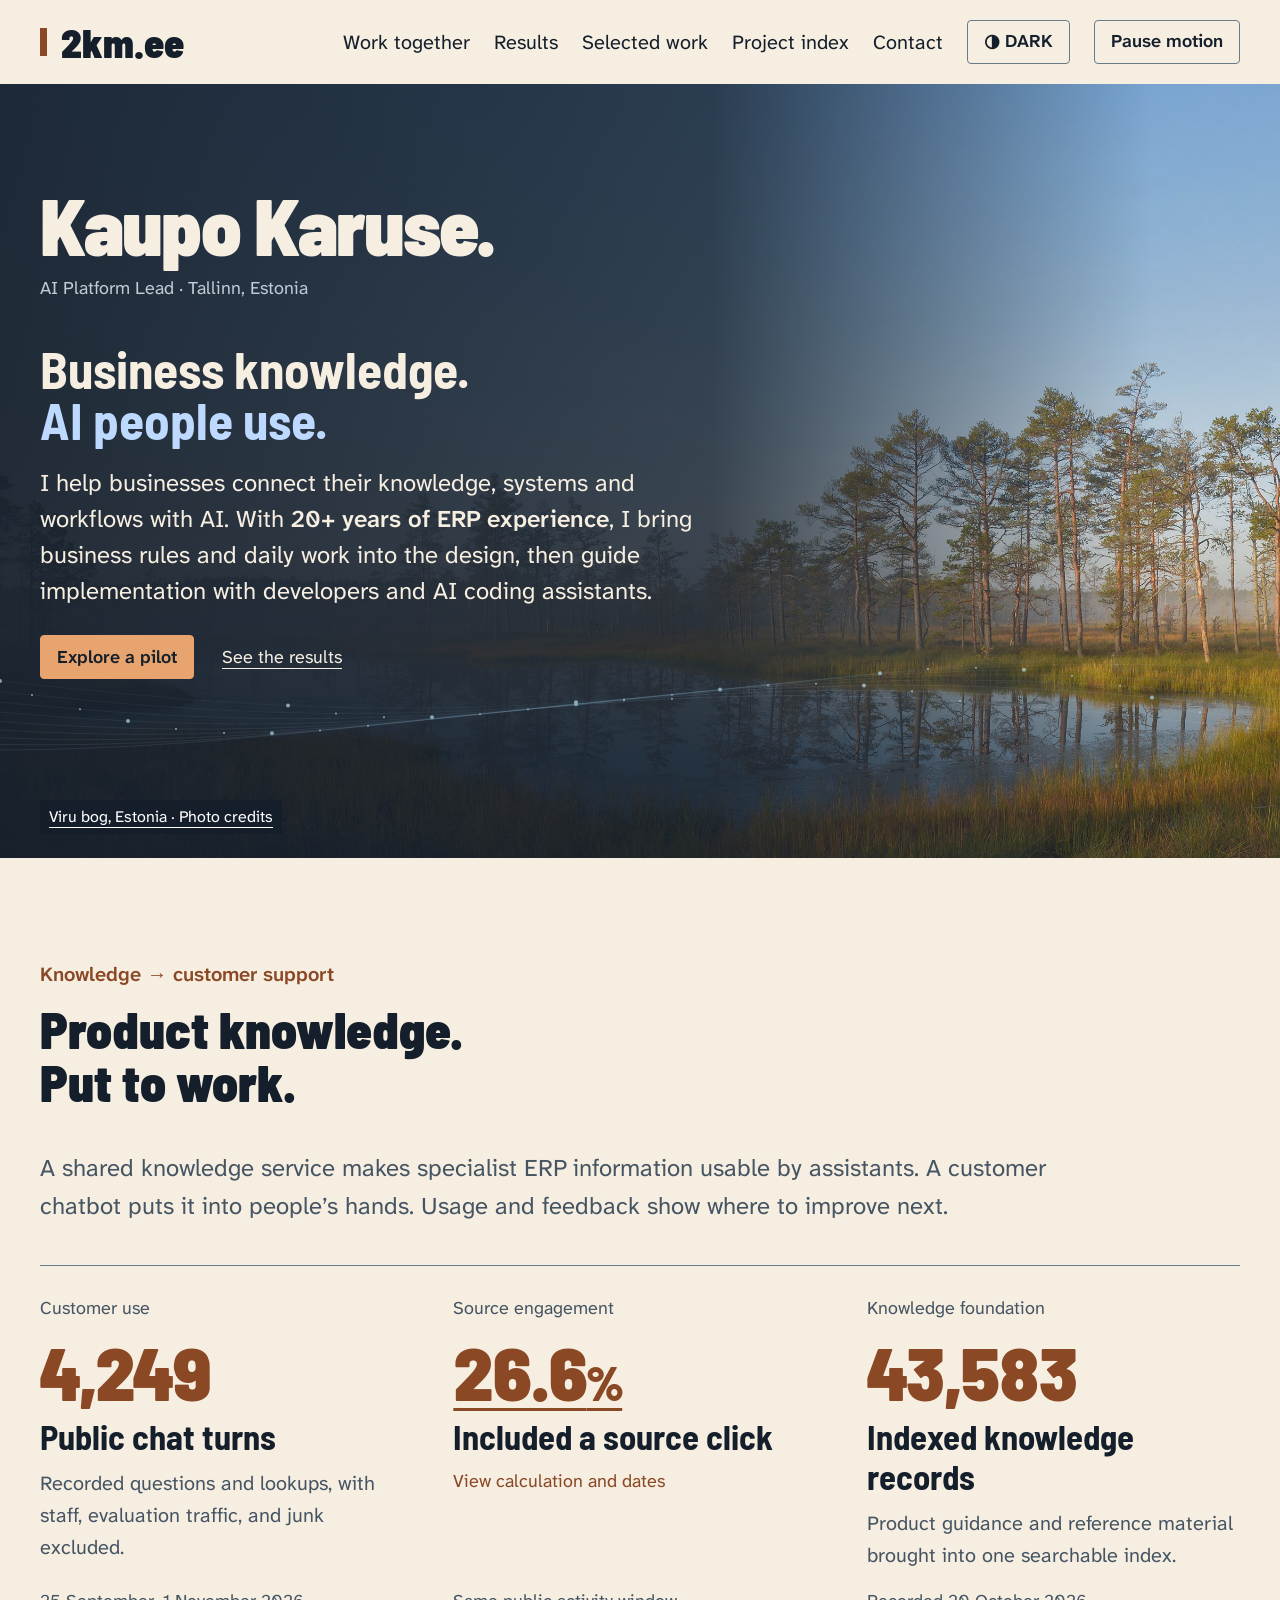
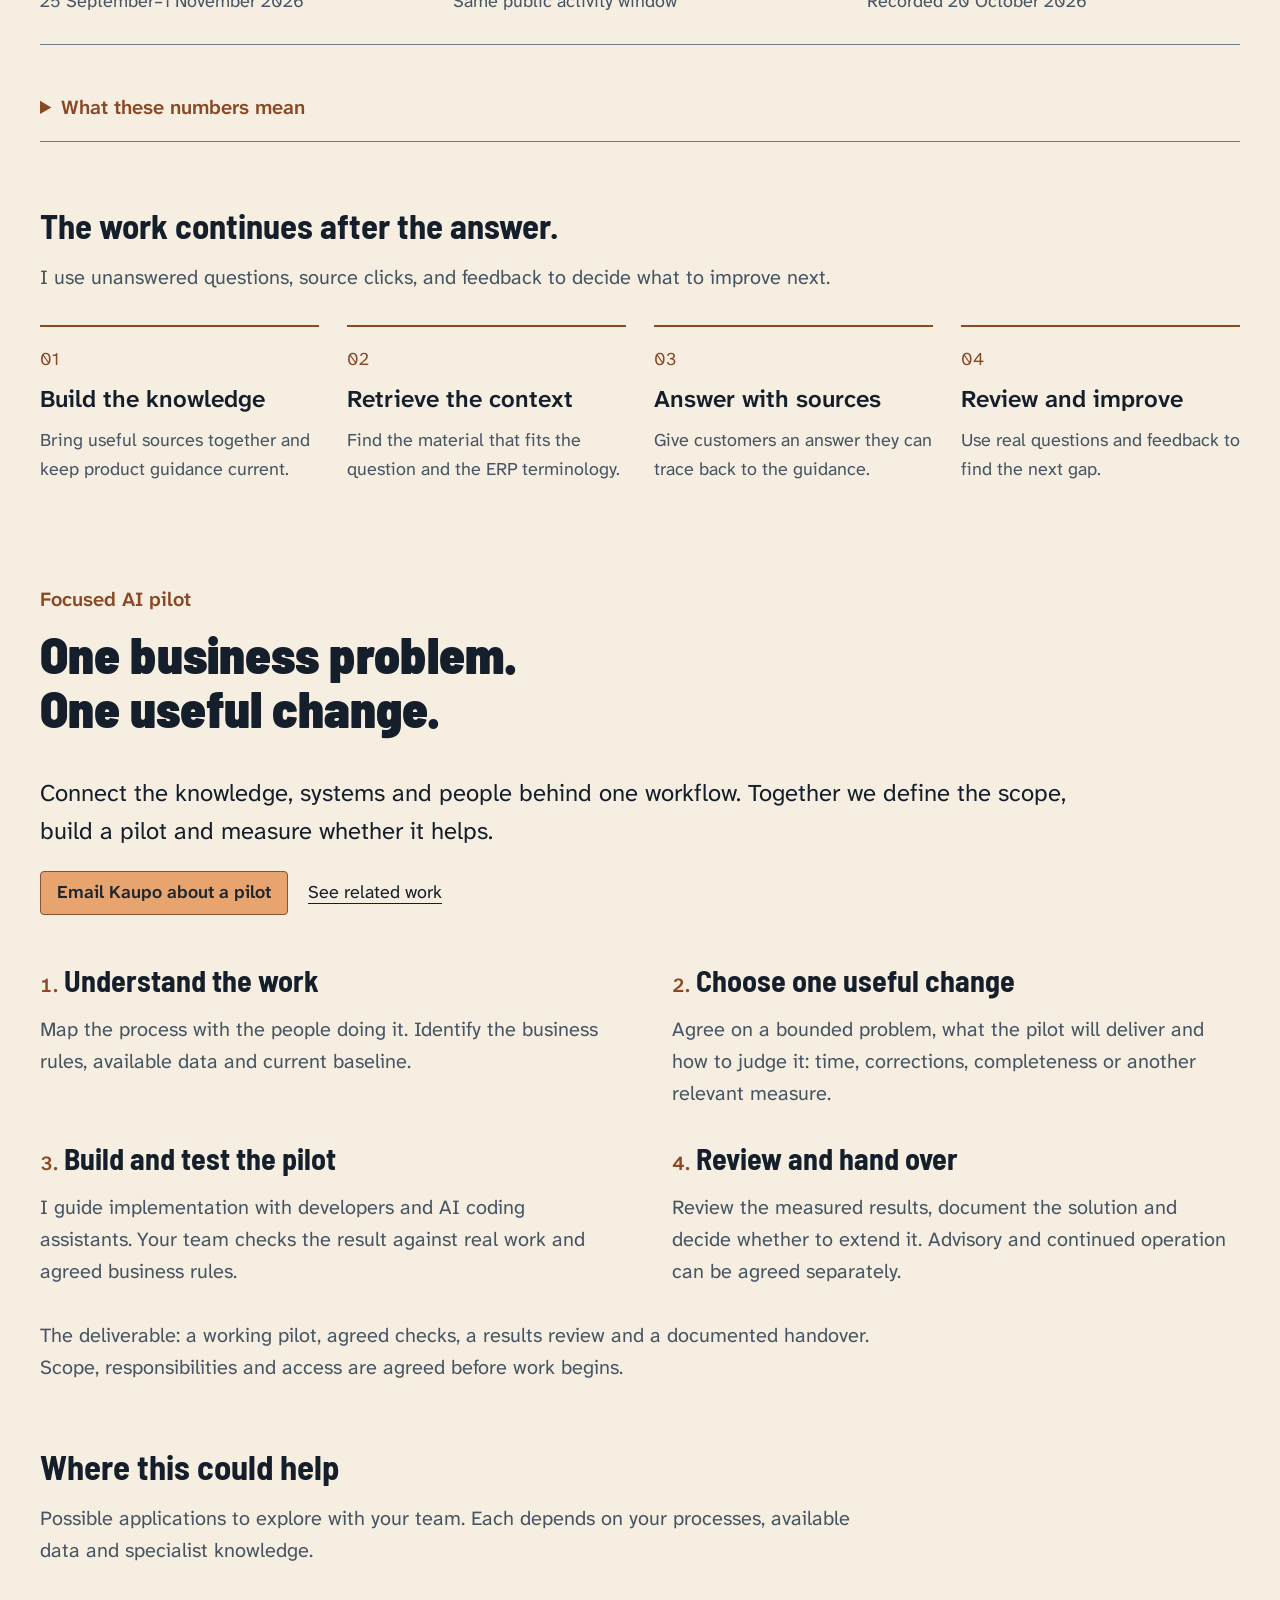
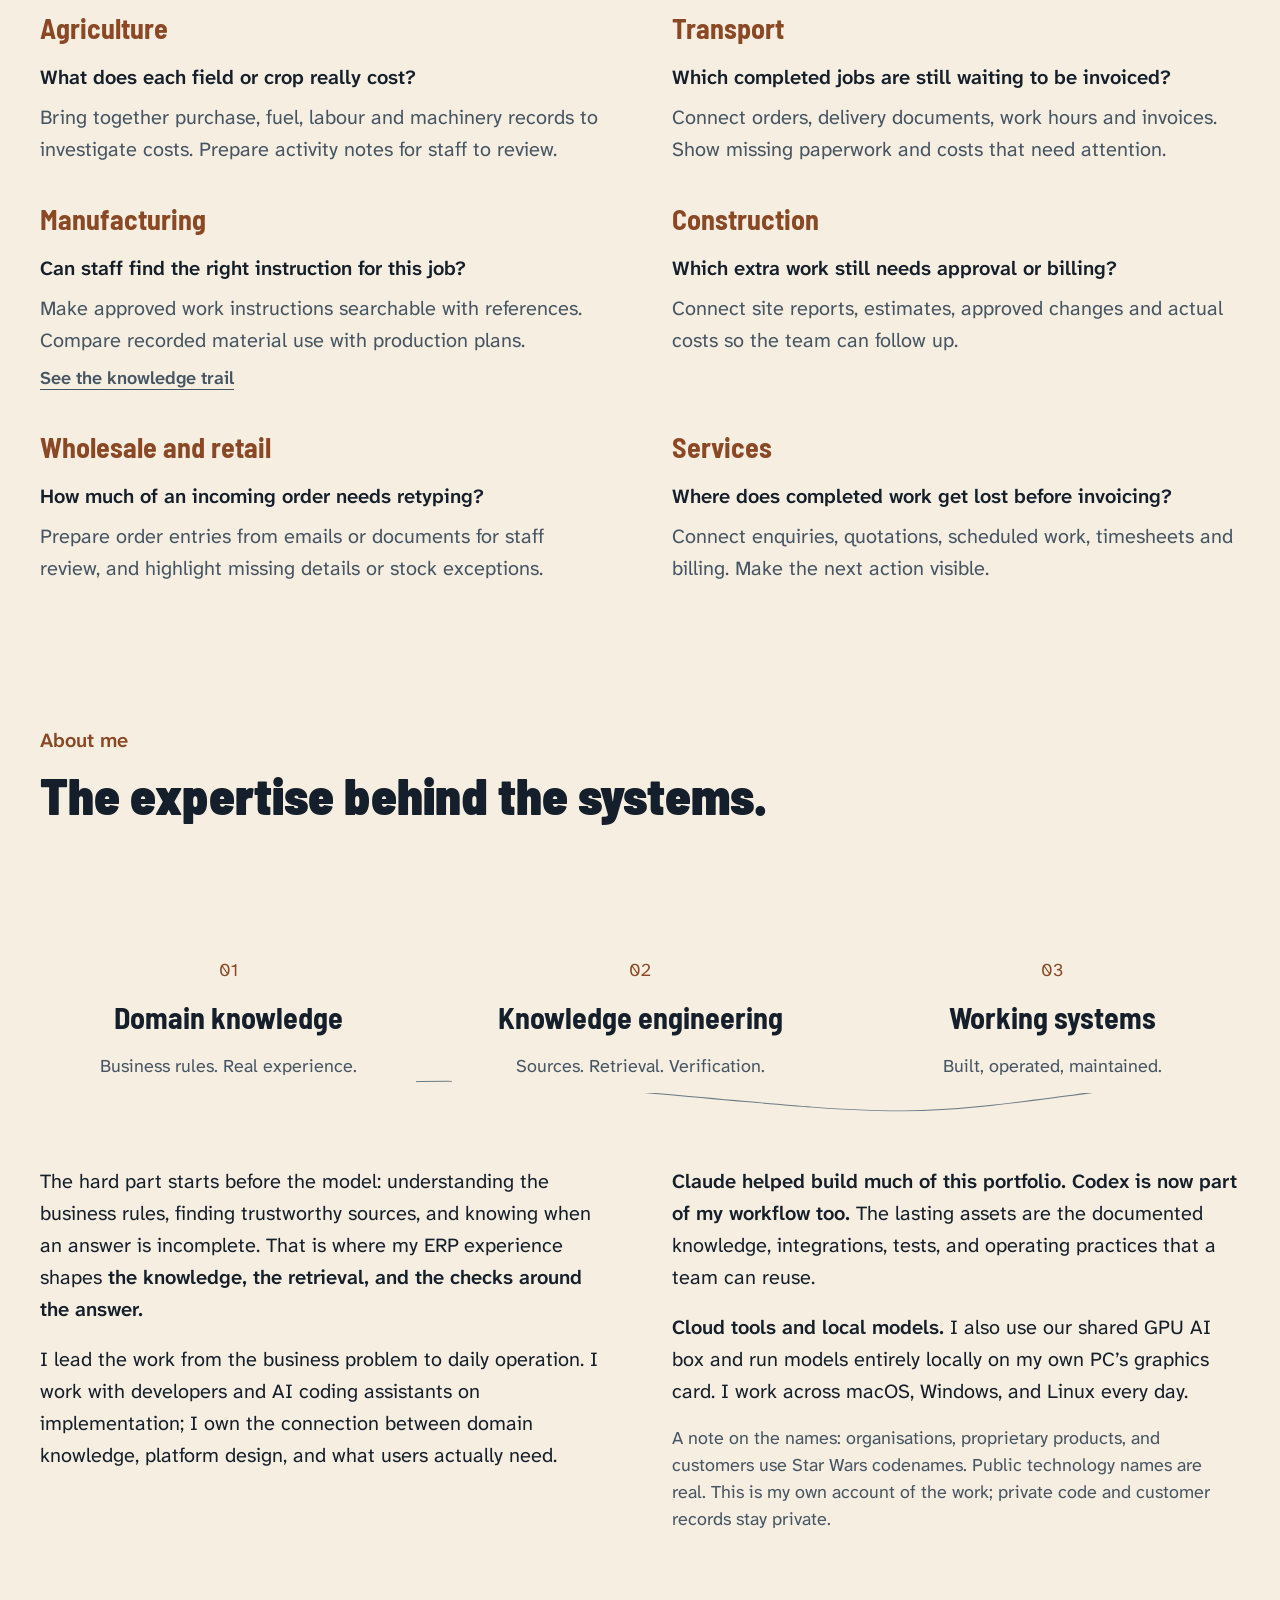
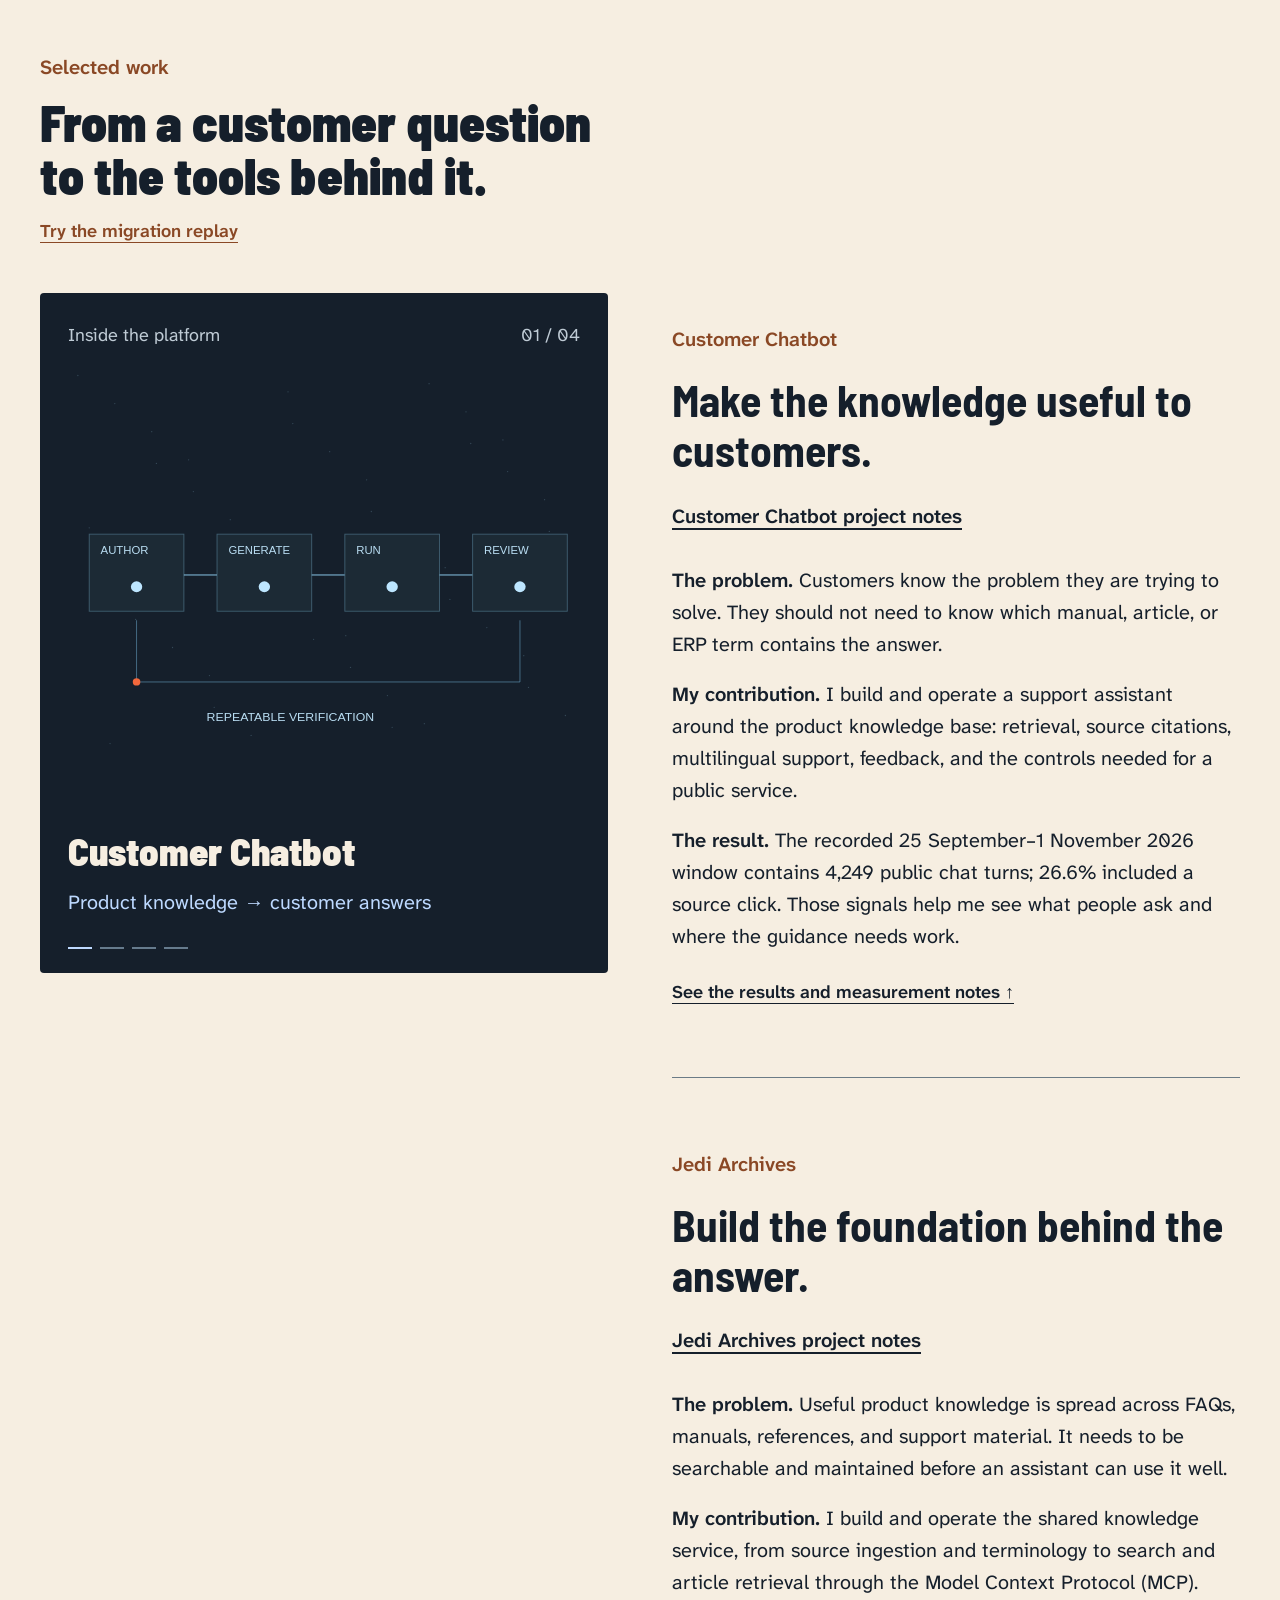
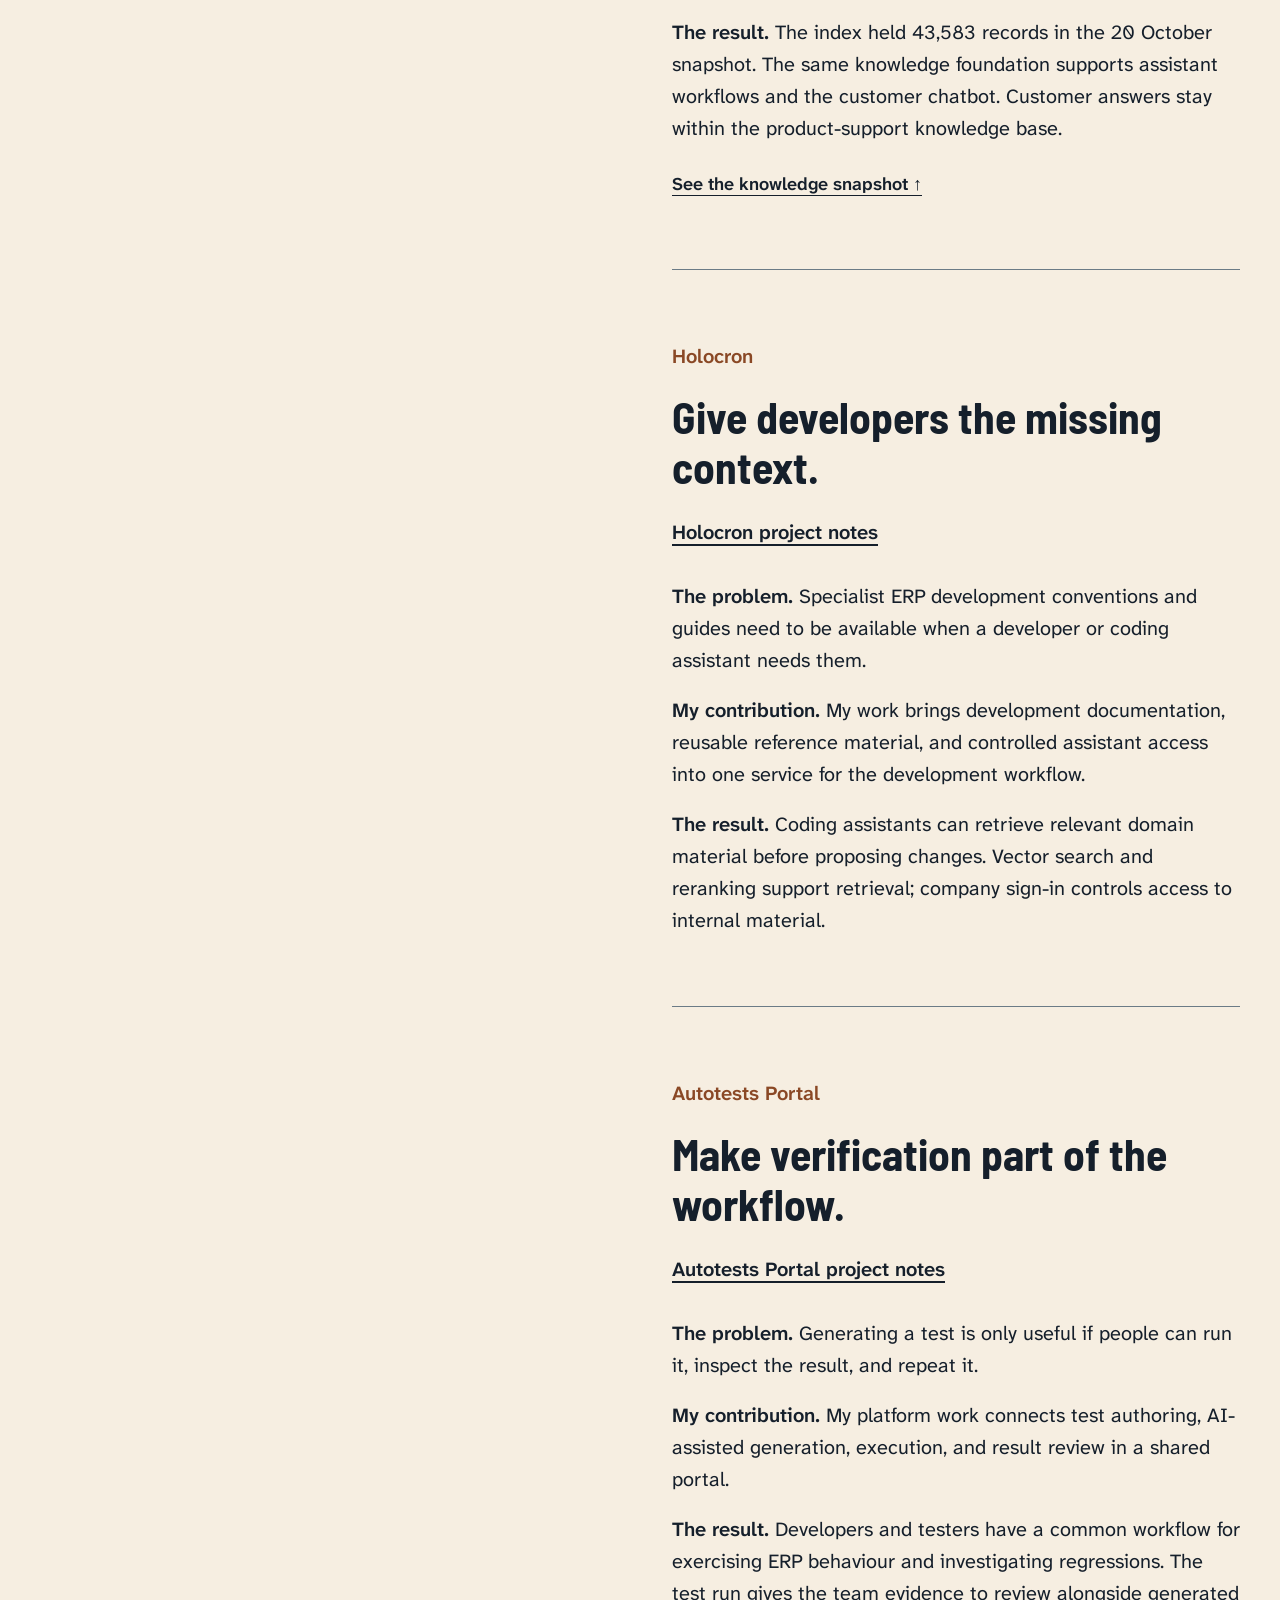
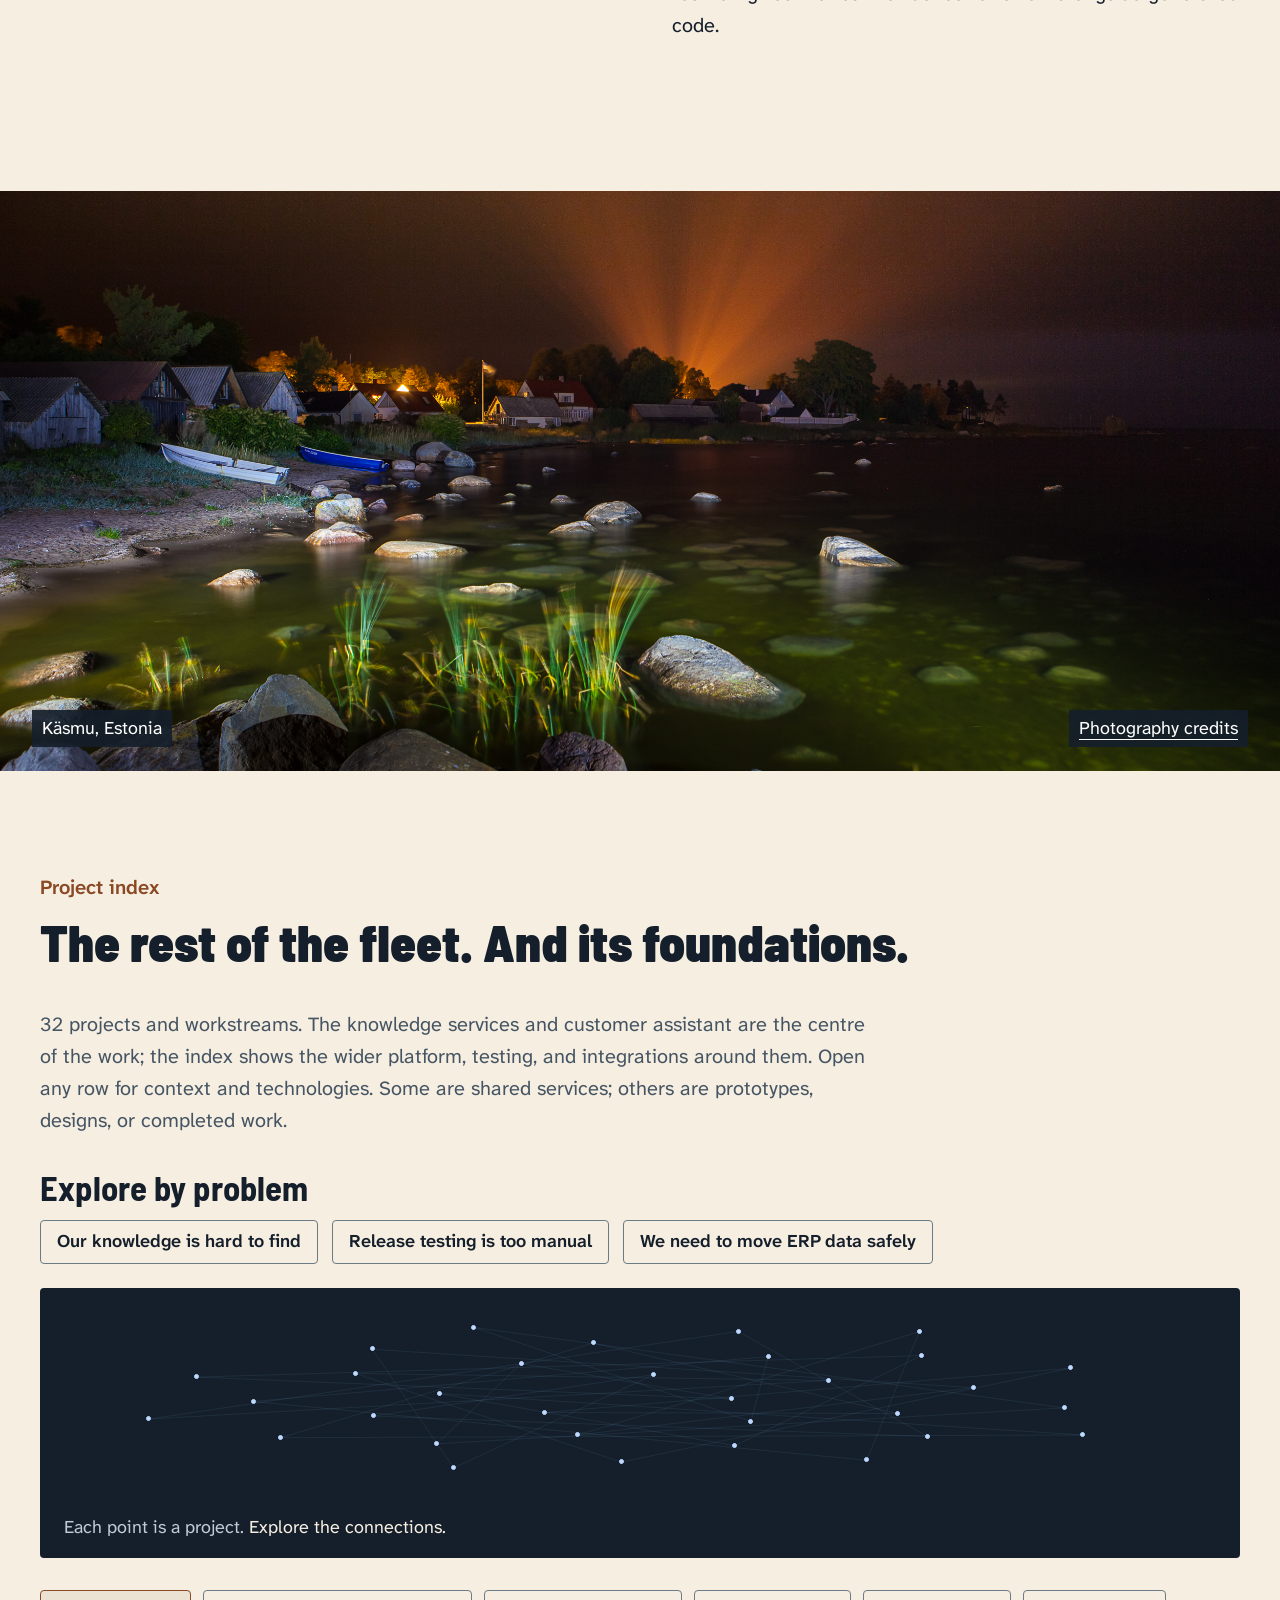
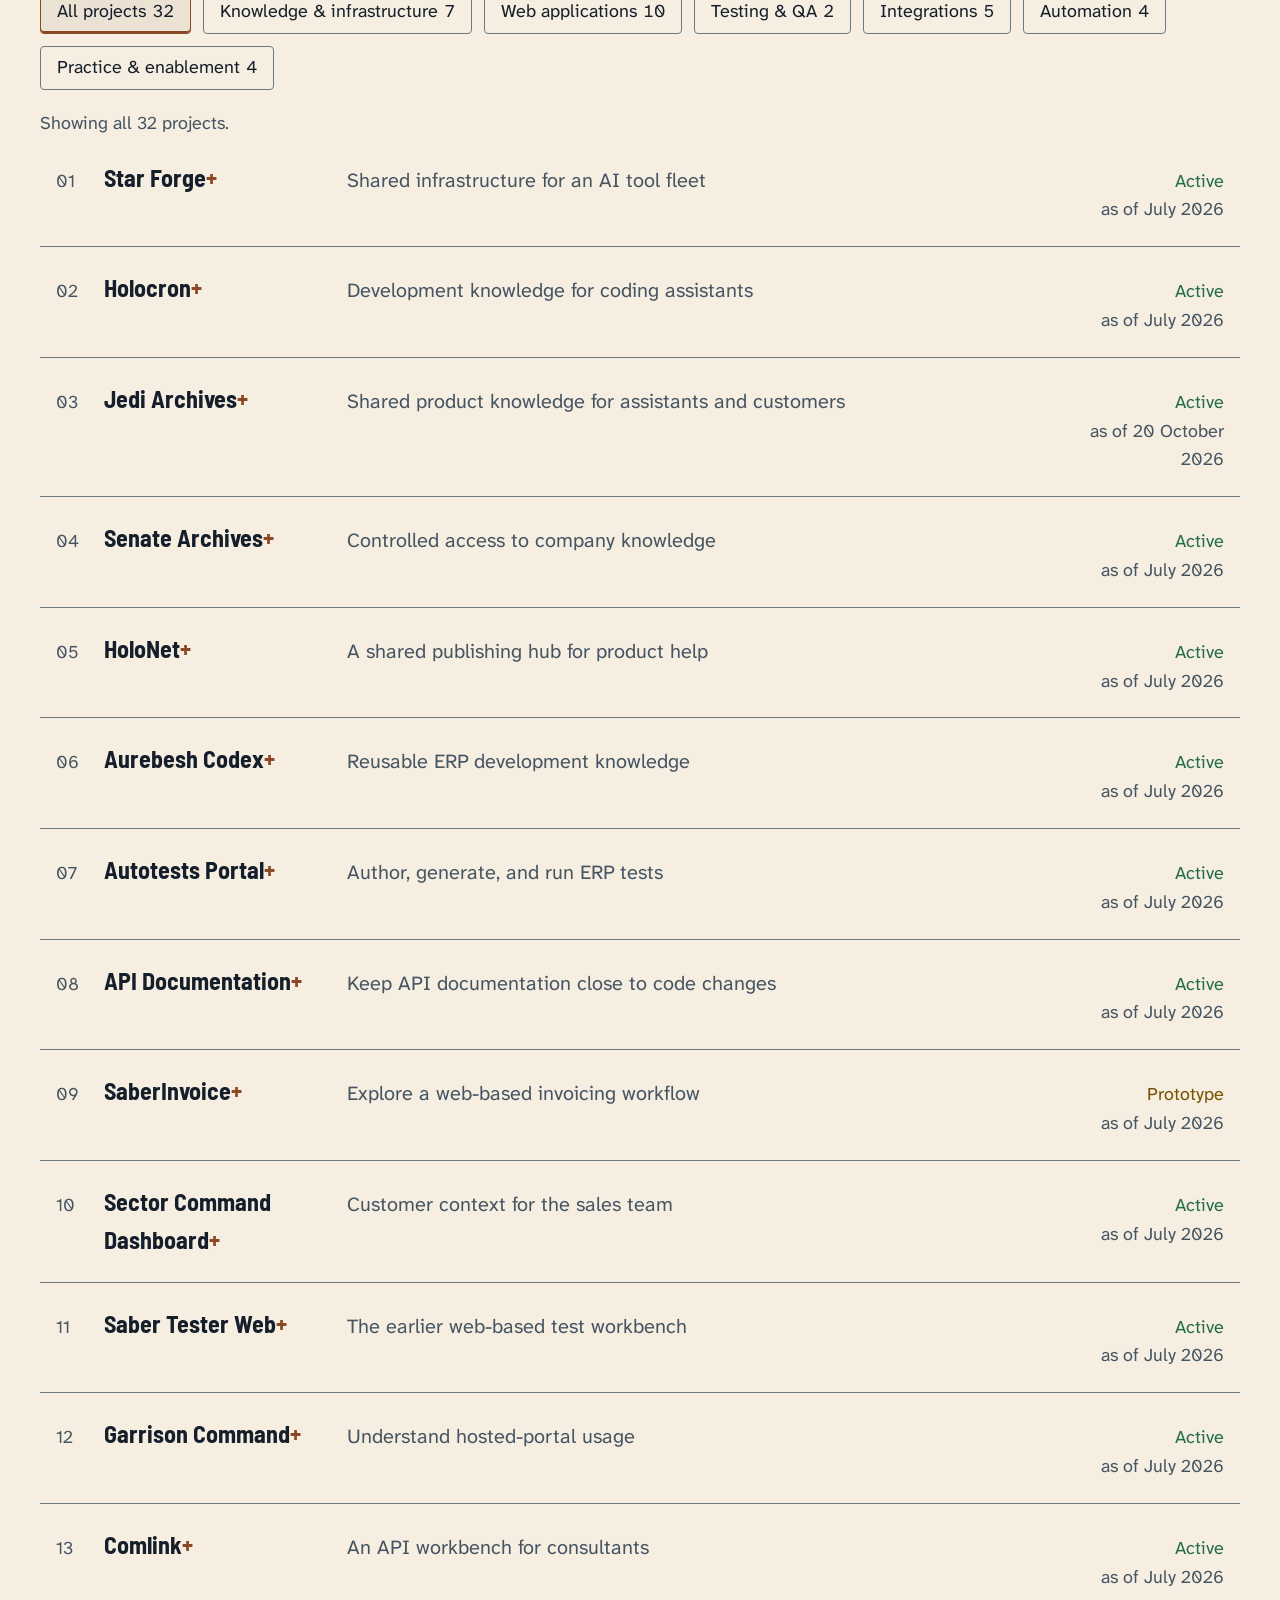
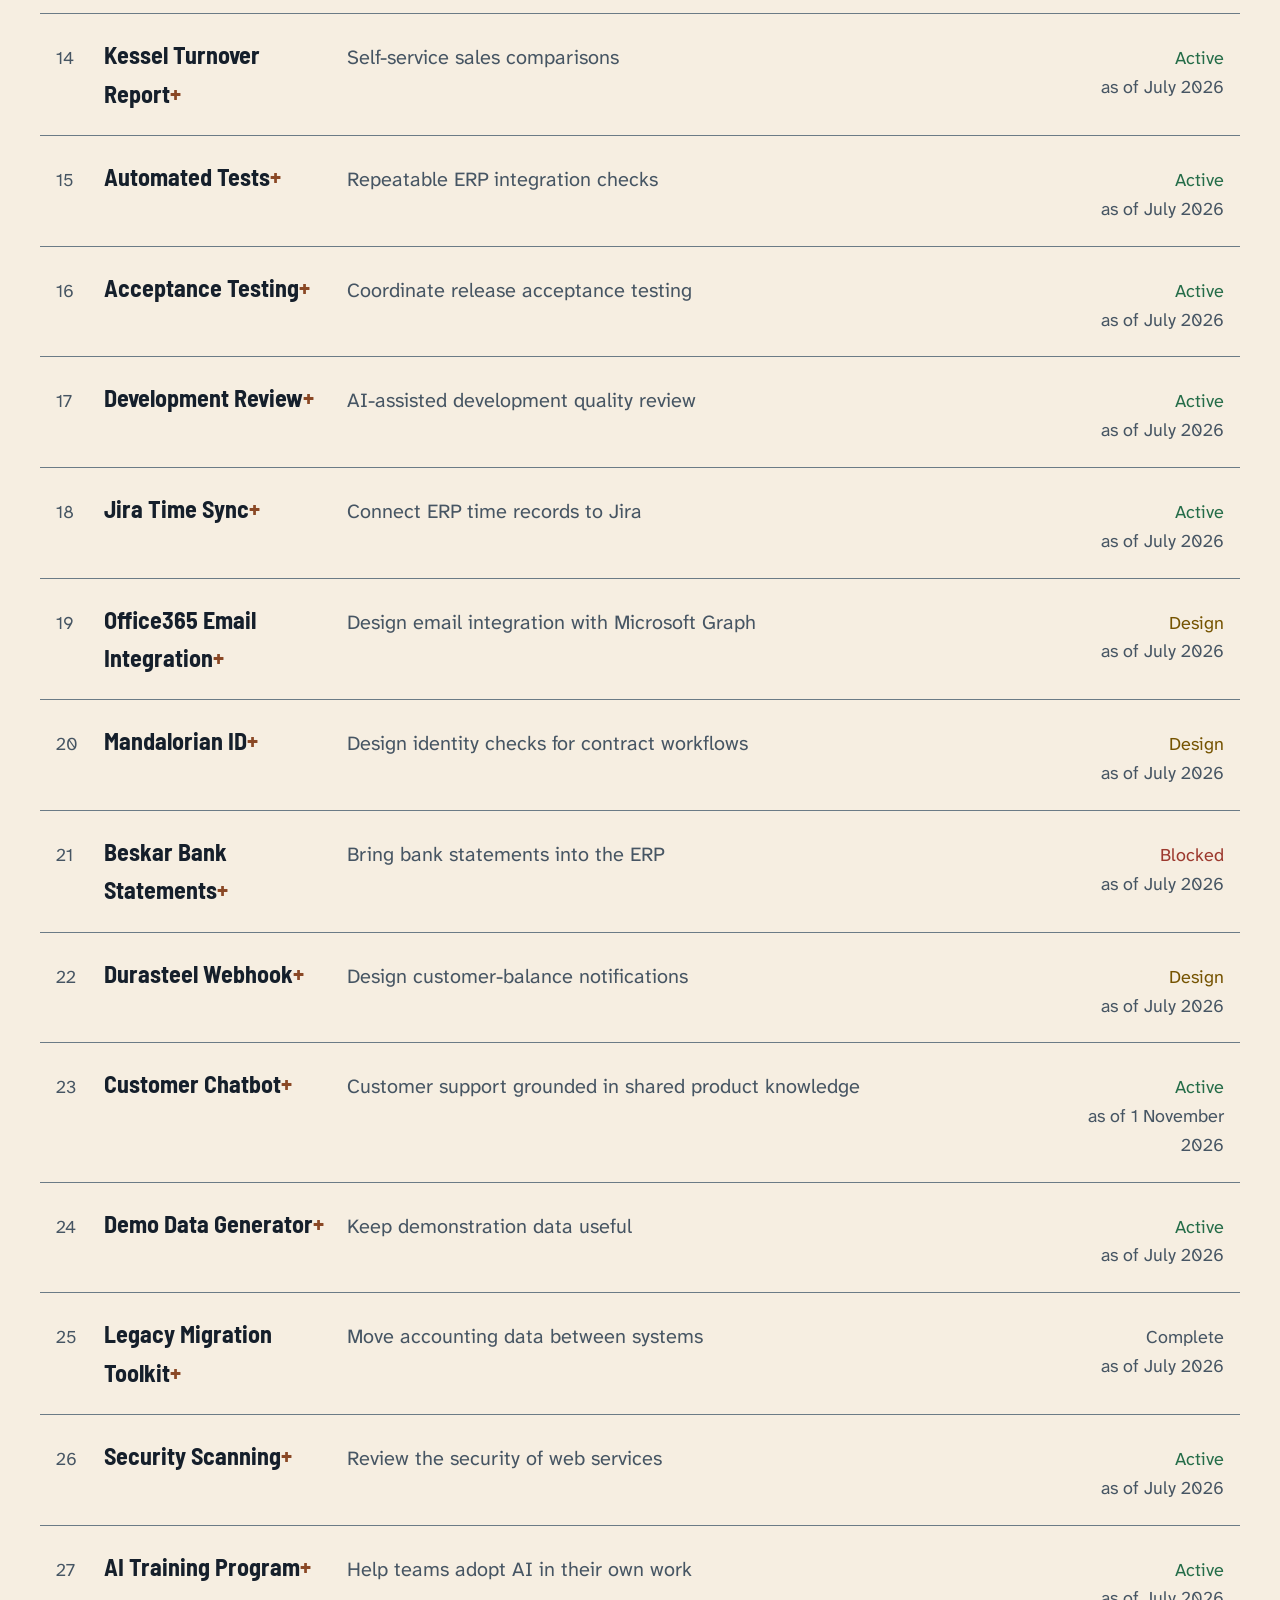
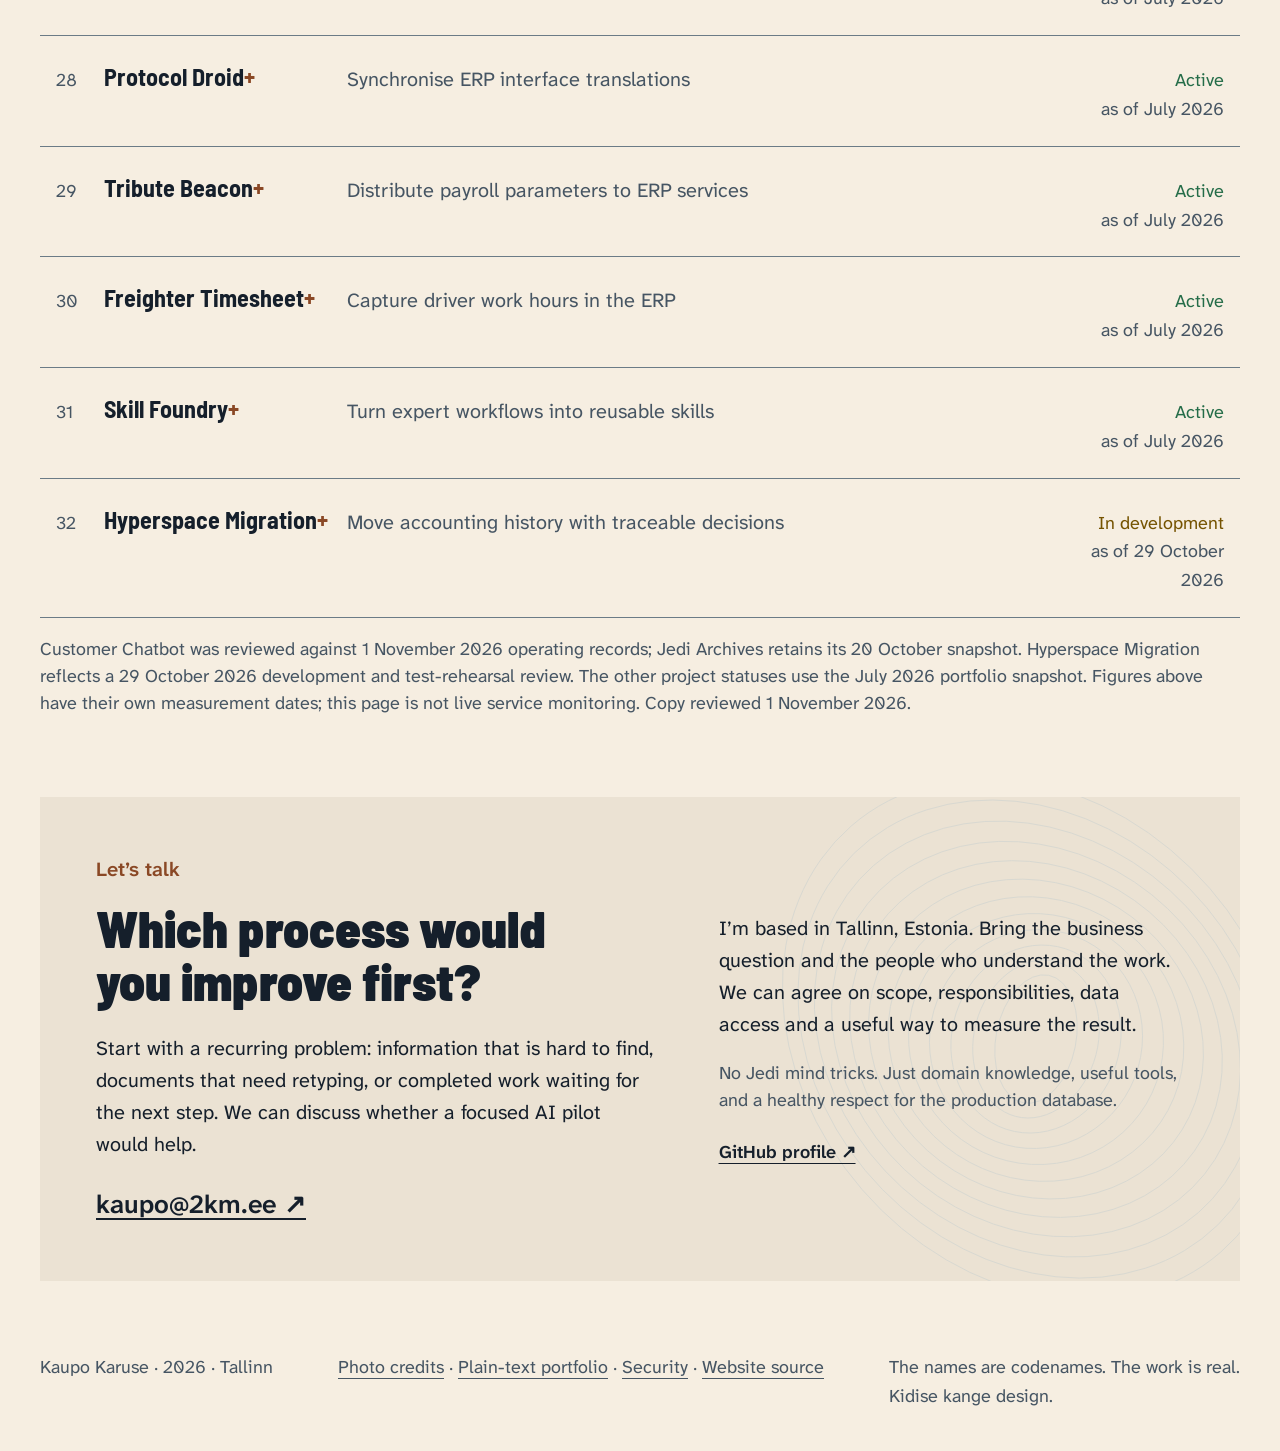
<file: index.html>
<!DOCTYPE html>
<html lang="en"><head><meta charset="UTF-8"><meta name="viewport" content="width=device-width, initial-scale=1">
<title>Kaupo Karuse — Practical AI Pilots &amp; Business Workflows</title>
<meta name="description" content="Kaupo Karuse, AI Platform Lead in Tallinn. Practical AI pilots connecting business knowledge, systems and workflows, backed by 20+ years of ERP experience."><meta name="author" content="Kaupo Karuse"><meta name="robots" content="index, follow, max-image-preview:large">
<link rel="canonical" href="https://2km.ee/"><meta property="og:type" content="website"><meta property="og:site_name" content="2km.ee"><meta property="og:title" content="Kaupo Karuse — AI Platform Lead"><meta property="og:description" content="Kaupo Karuse, AI Platform Lead in Tallinn. Practical AI pilots connecting business knowledge, systems and workflows, backed by 20+ years of ERP experience."><meta property="og:url" content="https://2km.ee/"><meta property="og:image" content="https://2km.ee/og-image.png"><meta property="og:image:width" content="1200"><meta property="og:image:height" content="630"><meta property="og:image:alt" content="Kaupo Karuse. Business knowledge. AI people use. Focused AI pilots."><meta name="twitter:card" content="summary_large_image"><meta name="twitter:title" content="Kaupo Karuse — AI Platform Lead"><meta name="twitter:description" content="Kaupo Karuse, AI Platform Lead in Tallinn. Practical AI pilots connecting business knowledge, systems and workflows, backed by 20+ years of ERP experience."><meta name="twitter:image" content="https://2km.ee/og-image.png">
<link rel="icon" href="/favicon.svg" type="image/svg+xml"><script src="/theme.js"></script>
<link rel="stylesheet" href="/fonts.css"><link rel="stylesheet" href="/style.css"><link rel="stylesheet" href="/experience.css"><script type="application/ld+json">{"@context":"https://schema.org","@graph":[{"@type":"WebSite","@id":"https://2km.ee/#website","url":"https://2km.ee/","name":"Kaupo Karuse — AI Platform Lead","description":"Kaupo Karuse, AI Platform Lead in Tallinn. Practical AI pilots connecting business knowledge, systems and workflows, backed by 20+ years of ERP experience.","inLanguage":"en","author":{"@id":"https://2km.ee/#kaupo"},"dateModified":"2026-11-01"},{"@type":"Person","@id":"https://2km.ee/#kaupo","name":"Kaupo Karuse","url":"https://2km.ee/","jobTitle":"AI Platform Lead","description":"AI platform lead with 20+ years of ERP experience. Helps businesses connect their knowledge, systems and workflows through focused AI pilots, guiding implementation with developers and AI coding assistants. Builds and operates knowledge services, customer support, developer tools and automated testing. Also uses a shared GPU AI server and models running entirely locally on his own PC’s graphics card. Works across macOS, Windows and Linux every day.","knowsAbout":["Model Context Protocol (MCP)","Retrieval-augmented generation (RAG)","Enterprise resource planning (ERP)","AI-assisted software development","ERP integration testing","Business automation","Claude","OpenAI Codex","Linux operations","Local AI models","GPU inference","macOS","Windows","Linux"],"homeLocation":{"@type":"Place","name":"Tallinn, Estonia"},"sameAs":["https://github.com/obu90210"]},{"@type":"CollectionPage","@id":"https://2km.ee/#projects","url":"https://2km.ee/","name":"Projects","isPartOf":{"@id":"https://2km.ee/#website"},"about":{"@id":"https://2km.ee/#kaupo"},"mainEntity":{"@type":"ItemList","name":"AI & Automation Projects","numberOfItems":32,"itemListElement":[{"@type":"ListItem","position":1,"item":{"@type":"CreativeWork","name":"Star Forge","headline":"Shared infrastructure for an AI tool fleet","description":"A shared Linux platform hosts knowledge services, internal applications, and testing tools. Container deployment, routing, scheduled jobs, and operating documentation make the services maintainable as a connected platform.","genre":"AI Infrastructure","keywords":"Rocky Linux, Docker Compose, Apache, PostgreSQL, CSF/LFD","creativeWorkStatus":"Active as of July 2026","url":"https://2km.ee/#star-forge"}},{"@type":"ListItem","position":2,"item":{"@type":"CreativeWork","name":"Holocron","headline":"Development knowledge for coding assistants","description":"A controlled knowledge service brings development guides, conventions, and reusable reference material to AI coding assistants through the Model Context Protocol (MCP). Search and reranking help assistants retrieve relevant context; company sign-in controls access to internal material.","genre":"AI Infrastructure","keywords":"Python, MCP SDK, Qdrant, Infinity embeddings, FastAPI, OAuth2/Entra, Docker, Apache","creativeWorkStatus":"Active as of July 2026","url":"https://2km.ee/#holocron"}},{"@type":"ListItem","position":3,"item":{"@type":"CreativeWork","name":"Jedi Archives","headline":"Shared product knowledge for assistants and customers","description":"A maintained knowledge service brings product FAQs, manuals, reference material, and support knowledge into one searchable index. It supports assistant workflows through MCP and the customer chatbot. A 20 October 2026 operations snapshot recorded 43,583 indexed records, including document sections rather than necessarily unique articles.","genre":"AI Infrastructure","keywords":"Python, FastMCP, SQLite FTS5, httpx, BeautifulSoup, PyMuPDF, yt-dlp","creativeWorkStatus":"Active as of 20 October 2026","url":"https://2km.ee/#jedi-archives","dateModified":"2026-10-24"}},{"@type":"ListItem","position":4,"item":{"@type":"CreativeWork","name":"Senate Archives","headline":"Controlled access to company knowledge","description":"A separate MCP service provides authorised access to company context, organisation structure, and business summaries. Company sign-in and an explicit access list keep this knowledge separate from public product documentation.","genre":"AI Infrastructure","keywords":"Python, MCP SDK, SQLite, FastAPI, OAuth2/Entra, Docker","creativeWorkStatus":"Active as of July 2026","url":"https://2km.ee/#senate-archives"}},{"@type":"ListItem","position":5,"item":{"@type":"CreativeWork","name":"HoloNet","headline":"A shared publishing hub for product help","description":"A country-aware content service brings multilingual product help behind a common API. Editorial tools, translation workflows, and publishing integrations support reuse across websites and support tools.","genre":"AI Infrastructure","keywords":"Python, Starlette, SQLite FTS5, React, Vite, Tailwind, SAML/Entra, Docker","creativeWorkStatus":"Active as of July 2026","url":"https://2km.ee/#holonet"}},{"@type":"ListItem","position":6,"item":{"@type":"CreativeWork","name":"Aurebesh Codex","headline":"Reusable ERP development knowledge","description":"Development guides, generated references, and documented pitfalls turn specialist ERP knowledge into reusable material for developers and coding assistants. Versioned documentation keeps that knowledge alongside the development workflow.","genre":"AI Infrastructure","keywords":"Aurebesh, Python, Claude Code, Git","creativeWorkStatus":"Active as of July 2026","url":"https://2km.ee/#aurebesh-codex"}},{"@type":"ListItem","position":7,"item":{"@type":"CreativeWork","name":"Autotests Portal","headline":"Author, generate, and run ERP tests","description":"A web portal combines test authoring, AI-assisted generation, execution, and streamed results. Role-based access and managed credentials support a shared workflow for developers and testers.","genre":"Web App","keywords":"TypeScript, Fastify, React, PostgreSQL, WebSocket, AES-256-GCM, OAuth2, Docker","creativeWorkStatus":"Active as of July 2026","url":"https://2km.ee/#autotests-portal"}},{"@type":"ListItem","position":8,"item":{"@type":"CreativeWork","name":"API Documentation","headline":"Keep API documentation close to code changes","description":"Scheduled AI-assisted workflows inspect development changes and Jira work, then update API specifications or raise follow-up tasks. The aim is to make documentation maintenance part of the development loop.","genre":"Automation","keywords":"Python, OpenAPI/YAML, Redoc, Claude Code, Jira API, cron","creativeWorkStatus":"Active as of July 2026","url":"https://2km.ee/#api-documentation"}},{"@type":"ListItem","position":9,"item":{"@type":"CreativeWork","name":"SaberInvoice","headline":"Explore a web-based invoicing workflow","description":"An invoicing prototype explores stock costing, tenant separation, and ERP-style document flows in a web application. This is prototype work, not a claim of a production-ready accounting product.","genre":"Web App","keywords":"React 19, Vite, Tailwind CSS v4, Express.js, Drizzle ORM, PostgreSQL, pnpm","creativeWorkStatus":"Prototype as of July 2026","url":"https://2km.ee/#saberinvoice"}},{"@type":"ListItem","position":10,"item":{"@type":"CreativeWork","name":"Sector Command Dashboard","headline":"Customer context for the sales team","description":"An internal dashboard brings ERP customer, contract, invoice, and server information into one view. Revenue and workload calculations make operational data easier for the team to use.","genre":"Web App","keywords":"React, Vite, Tailwind CSS, Node.js, Express, PostgreSQL, OAuth2/Entra, Docker","creativeWorkStatus":"Active as of July 2026","url":"https://2km.ee/#sector-command-dashboard"}},{"@type":"ListItem","position":11,"item":{"@type":"CreativeWork","name":"Saber Tester Web","headline":"The earlier web-based test workbench","description":"A browser-based test editor supports execution output and snapshot comparison. It represents the earlier generation of the test tooling, before the newer portal expanded the workflow.","genre":"Web App","keywords":"PHP 8, JavaScript ES6+, CodeMirror 5, SQLite, Apache, SSE","creativeWorkStatus":"Active as of July 2026","url":"https://2km.ee/#saber-tester-web"}},{"@type":"ListItem","position":12,"item":{"@type":"CreativeWork","name":"Garrison Command","headline":"Understand hosted-portal usage","description":"An internal dashboard combines portal usage logs with ERP customer information. It helps the team review activity and service status without assembling the picture manually.","genre":"Web App","keywords":"React, Express, PostgreSQL, Recharts, SFTP, Docker","creativeWorkStatus":"Active as of July 2026","url":"https://2km.ee/#garrison-command"}},{"@type":"ListItem","position":13,"item":{"@type":"CreativeWork","name":"Comlink","headline":"An API workbench for consultants","description":"A shared REST workbench lets consultants organise and execute ERP requests. Encrypted credential storage, request-target restrictions, and session reuse address the practical risks of a multi-user API tool.","genre":"Web App","keywords":"Node.js, Express, React, Vite, PostgreSQL, AES-256-GCM, OAuth2","creativeWorkStatus":"Active as of July 2026","url":"https://2km.ee/#comlink"}},{"@type":"ListItem","position":14,"item":{"@type":"CreativeWork","name":"Kessel Turnover Report","headline":"Self-service sales comparisons","description":"A customer-specific reporting application turns ERP data into year-over-year and year-to-date sales views. Spreadsheet exports support further analysis without a separate reporting database.","genre":"Web App","keywords":"Node.js, Express, scrypt, ExcelJS, ERP REST API","creativeWorkStatus":"Active as of July 2026","url":"https://2km.ee/#kessel-turnover-report"}},{"@type":"ListItem","position":15,"item":{"@type":"CreativeWork","name":"Automated Tests","headline":"Repeatable ERP integration checks","description":"JSON-based integration tests create ERP records, run reports, and compare results with expected snapshots. The suite covers multiple business modules and localisations, making repeated regression checks practical.","genre":"Testing & QA","keywords":"TypeScript, Jest, Axios, ERP REST API","creativeWorkStatus":"Active as of July 2026","url":"https://2km.ee/#automated-tests"}},{"@type":"ListItem","position":16,"item":{"@type":"CreativeWork","name":"Acceptance Testing","headline":"Coordinate release acceptance testing","description":"A release workflow brings together test runs, result collection, and shared documentation. It supports the human coordination needed to turn test output into a release assessment.","genre":"Testing & QA","keywords":"Claude Code, Atlassian MCP, REST API, Confluence","creativeWorkStatus":"Active as of July 2026","url":"https://2km.ee/#acceptance-testing"}},{"@type":"ListItem","position":17,"item":{"@type":"CreativeWork","name":"Development Review","headline":"AI-assisted development quality review","description":"An AI-assisted development review workflow records potential defects and follow-up items for developer assessment. Findings are investigation leads, checked through developer review and runtime testing.","genre":"Automation","keywords":"Aurebesh, Python, Claude Code, CI/CD Pipelines","creativeWorkStatus":"Active as of July 2026","url":"https://2km.ee/#development-review"}},{"@type":"ListItem","position":18,"item":{"@type":"CreativeWork","name":"Jira Time Sync","headline":"Connect ERP time records to Jira","description":"An integration maps confirmed ERP activity records to Jira worklogs. Identity mapping, API permissions, and error handling connect two existing workflows rather than asking people to enter time twice.","genre":"Integration","keywords":"Make.com, Jira REST API v3, ERP REST API, OAuth2, webhooks","creativeWorkStatus":"Active as of July 2026","url":"https://2km.ee/#jira-time-sync"}},{"@type":"ListItem","position":19,"item":{"@type":"CreativeWork","name":"Office365 Email Integration","headline":"Design email integration with Microsoft Graph","description":"A design for replacing legacy email transport with Microsoft Graph. The proposed workflow covers OAuth authentication, sending, and receiving through notifications with a polling fallback.","genre":"Integration","keywords":"Aurebesh, Microsoft Graph API, OAuth2, webhooks","creativeWorkStatus":"Design as of July 2026","url":"https://2km.ee/#office365-email-integration"}},{"@type":"ListItem","position":20,"item":{"@type":"CreativeWork","name":"Mandalorian ID","headline":"Design identity checks for contract workflows","description":"A contract-workflow design connects an identity-verification API to borrower and guarantor sessions. A dedicated register tracks verification state alongside the business process.","genre":"Integration","keywords":"Aurebesh, Verification REST API, HMAC-SHA256, webhooks","creativeWorkStatus":"Design as of July 2026","url":"https://2km.ee/#mandalorian-id"}},{"@type":"ListItem","position":21,"item":{"@type":"CreativeWork","name":"Beskar Bank Statements","headline":"Bring bank statements into the ERP","description":"A banking integration retrieves CAMT.053 statements and passes them to the ERP import workflow. The last recorded blocker was the provider subscription-validation step; current delivery status needs confirmation.","genre":"Integration","keywords":"Aurebesh, OAuth2, CAMT.053 XML, webhooks, Banking API","creativeWorkStatus":"Blocked as of July 2026","url":"https://2km.ee/#beskar-bank-statements"}},{"@type":"ListItem","position":22,"item":{"@type":"CreativeWork","name":"Durasteel Webhook","headline":"Design customer-balance notifications","description":"A webhook design connects changes in ERP customer balances to downstream systems. The work includes adapting to limitations in the ERP configuration interface.","genre":"Integration","keywords":"Aurebesh, APIInterfaceTask, ERP webhooks","creativeWorkStatus":"Design as of July 2026","url":"https://2km.ee/#durasteel-webhook"}},{"@type":"ListItem","position":23,"item":{"@type":"CreativeWork","name":"Customer Chatbot","headline":"Customer support grounded in shared product knowledge","description":"A customer-facing assistant retrieves product guidance and answers with citations. Multilingual retrieval, source-click tracking, feedback, and operational controls support ongoing improvement. The public, non-junk window from 25 September to 1 November 2026 recorded 4,249 chat turns; 1,130 (26.6%) included a source click. These are usage and engagement measures, not a support-resolution rate. Answers stay within the product-support knowledge base.","genre":"Automation","keywords":"Python, FastAPI, Claude, Voyage AI, SQLite FTS5, Docker, SSE, Apache","creativeWorkStatus":"Active as of 1 November 2026","url":"https://2km.ee/#customer-chatbot","dateModified":"2026-11-01"}},{"@type":"ListItem","position":24,"item":{"@type":"CreativeWork","name":"Demo Data Generator","headline":"Keep demonstration data useful","description":"An automated workflow refreshes demonstration ERP records with current dates and realistic business scenarios. It supports repeatable demonstrations without manually rebuilding the dataset each time.","genre":"Automation","keywords":"Python 3, ERP REST API, WebKyberAPI, cron","creativeWorkStatus":"Active as of July 2026","url":"https://2km.ee/#demo-data-generator"}},{"@type":"ListItem","position":25,"item":{"@type":"CreativeWork","name":"Legacy Migration Toolkit","headline":"Move accounting data between systems","description":"A migration toolkit transforms general-ledger data, account structures, and dimensions for import into the target ERP. Batching works around source API limits.","genre":"Other","keywords":"Python, requests, HMAC-SHA256, ERP REST API","creativeWorkStatus":"Complete as of July 2026","url":"https://2km.ee/#legacy-migration-toolkit"}},{"@type":"ListItem","position":26,"item":{"@type":"CreativeWork","name":"Security Scanning","headline":"Review the security of web services","description":"Repeatable checks examine TLS configuration, response headers, exposed components, and application behaviour. Findings and reproduction notes support remediation and developer review.","genre":"Other","keywords":"sslyze, nuclei, lighthouse, retire, openssl, Python, NumPy","creativeWorkStatus":"Active as of July 2026","url":"https://2km.ee/#security-scanning"}},{"@type":"ListItem","position":27,"item":{"@type":"CreativeWork","name":"AI Training Program","headline":"Help teams adopt AI in their own work","description":"Training material and workshops connect AI tools to the work of consultants, developers, and business operations. The focus is practical workflows, domain knowledge, and verification.","genre":"Other","keywords":"Claude Desktop, Claude Code, MCP, Holocron, Jedi Archives","creativeWorkStatus":"Active as of July 2026","url":"https://2km.ee/#ai-training-program"}},{"@type":"ListItem","position":28,"item":{"@type":"CreativeWork","name":"Protocol Droid","headline":"Synchronise ERP interface translations","description":"Node and Python clients retrieve interface translations from a shared translation manager. Documenting its data model makes the integration reusable by other tools.","genre":"AI Infrastructure","keywords":"Node.js, Python, Supabase, PostgREST, REST API","creativeWorkStatus":"Active as of July 2026","url":"https://2km.ee/#protocol-droid"}},{"@type":"ListItem","position":29,"item":{"@type":"CreativeWork","name":"Tribute Beacon","headline":"Distribute payroll parameters to ERP services","description":"A small service supplies payroll parameters and public-holiday data through an API. Administration, refresh jobs, migrations, and audit history support maintenance of changing business rules.","genre":"Web App","keywords":"Python, FastAPI, SQLAlchemy, PostgreSQL, APScheduler, Docker","creativeWorkStatus":"Active as of July 2026","url":"https://2km.ee/#tribute-beacon"}},{"@type":"ListItem","position":30,"item":{"@type":"CreativeWork","name":"Freighter Timesheet","headline":"Capture driver work hours in the ERP","description":"A web application lets drivers submit work hours through the ERP API. Separate customer deployments and server-side role checks support scoped access and operational isolation.","genre":"Web App","keywords":"PHP 8, PostgreSQL, Docker, Apache, ERP REST API","creativeWorkStatus":"Active as of July 2026","url":"https://2km.ee/#freighter-timesheet"}},{"@type":"ListItem","position":31,"item":{"@type":"CreativeWork","name":"Skill Foundry","headline":"Turn expert workflows into reusable skills","description":"Versioned assistant skills package repeatable work such as document-template editing and structured bug reporting. They make established conventions easier to apply across a team.","genre":"Other","keywords":"Claude Skills, Python, Aurebesh, Jira API","creativeWorkStatus":"Active as of July 2026","url":"https://2km.ee/#skill-foundry"}},{"@type":"ListItem","position":32,"item":{"@type":"CreativeWork","name":"Hyperspace Migration","headline":"Move accounting history with traceable decisions","description":"Moving a company between accounting systems means preserving balances, open invoices, payments, VAT and currency differences. I define the accounting rules, migration safeguards and consultant workflow, and guide implementation with AI coding assistants. The application preserves raw extracts, records mapping decisions, verifies target settings and loads a frozen plan with recovery after interrupted requests. A 486-record test-company rehearsal completed, including recovery after a lost API response. Automated reconciliation and final cut-over remain in development.","genre":"Web App","keywords":"TypeScript, Fastify, React, PostgreSQL, REST APIs, Docker","creativeWorkStatus":"In development as of 29 October 2026","url":"https://2km.ee/#hyperspace-migration","dateModified":"2026-10-29"}}]},"dateModified":"2026-11-01"},{"@type":"Dataset","@id":"https://2km.ee/#chatbot-snapshot","name":"Customer chatbot public activity snapshot","description":"Public, non-junk chat turns, excluding staff and evaluation traffic. Source clicks measure engagement, not resolution or answer accuracy. Figures recorded in project operations.","creator":{"@id":"https://2km.ee/#kaupo"},"url":"https://2km.ee/#results","temporalCoverage":"2026-09-25T00:00:00Z/2026-11-01T20:04:09Z","datePublished":"2026-10-24","variableMeasured":[{"@type":"PropertyValue","propertyID":"public-turns","name":"Public chat turns","value":4249,"unitText":"turns"},{"@type":"PropertyValue","propertyID":"source-click-rate","name":"Turns with a source click","value":26.6,"unitText":"percent"},{"@type":"PropertyValue","propertyID":"completion-seconds","name":"Median answer completion","value":10.4,"unitText":"seconds"}],"dateModified":"2026-11-01"},{"@type":"Dataset","@id":"https://2km.ee/#knowledge-snapshot","name":"Product knowledge index snapshot","description":"Indexed knowledge records, which may include document sections rather than unique original articles. Figure recorded in project operations.","creator":{"@id":"https://2km.ee/#kaupo"},"url":"https://2km.ee/#results","temporalCoverage":"2026-10-20","datePublished":"2026-10-24","variableMeasured":[{"@type":"PropertyValue","propertyID":"knowledge-records","name":"Indexed knowledge records","value":43583,"unitText":"records"}]},{"@type":"Service","@id":"https://2km.ee/#focused-ai-pilot","name":"Focused AI pilot","description":"Connect the knowledge, systems and people behind one workflow. Together we define the scope, build a pilot and measure whether it helps.","serviceType":"Business process improvement with AI","provider":{"@id":"https://2km.ee/#kaupo"},"url":"https://2km.ee/#work-together"}]}</script></head>
<body><a class="skip" href="#main">Skip to content</a><div class="wrap">
<div class="topline"><a class="wordmark" href="/" aria-label="2km.ee home">2km.ee</a><nav class="toplinks" aria-label="Main navigation"><a href="#work-together">Work together</a><a href="#results">Results</a><a href="#selected-work">Selected work</a><a href="#projects">Project index</a><a href="#contact">Contact</a><button class="theme-btn" id="theme-toggle" hidden aria-label="Toggle color theme">◑ DARK</button><button class="theme-btn" id="motion-toggle" hidden aria-pressed="false">Pause motion</button></nav></div>
<header class="masthead">
  <div class="hero-photo" aria-hidden="true"><img src="/assets/viru-bog.jpg" alt="" width="3840" height="1753" fetchpriority="high"></div>
  <div class="hero-shade" aria-hidden="true"></div>
  <div class="hero-landscape" aria-hidden="true"><canvas data-scene="hero"></canvas></div>
  <div class="hero-content">
    <h1>Kaupo Karuse.</h1>
    <p class="hero-role">AI Platform Lead · Tallinn, Estonia</p>
    <p class="hero-statement">Business knowledge.<br><em>AI people use.</em></p>
    <p class="hero-copy">I help businesses connect their knowledge, systems and workflows with AI. With <strong>20+ years of ERP experience</strong>, I bring business rules and daily work into the design, then guide implementation with developers and AI coding assistants.</p>
    <div class="hero-links"><a class="primary-action" href="#work-together">Explore a pilot</a><a href="#results">See the results</a></div>
  </div>
  <a class="photo-credit" href="/photo-credits.html">Viru bog, Estonia · Photo credits</a>
</header>
<main id="main">
<section class="section results-section" id="results" aria-labelledby="results-heading">
  <div class="section-heading"><span class="section-no">Knowledge → customer support</span><h2 id="results-heading">Product knowledge.<br>Put to work.</h2></div>
  <p class="results-intro">A shared knowledge service makes specialist ERP information usable by assistants. A customer chatbot puts it into people’s hands. Usage and feedback show where to improve next.</p>
  <div class="evidence-grid" aria-label="Recorded results, September–November 2026">
    <article class="evidence-card"><span class="evidence-kicker">Customer use</span><strong class="evidence-value" data-metric="public-turns" data-value="4249">4,249</strong><h3>Public chat turns</h3><p>Recorded questions and lookups, with staff, evaluation traffic, and junk excluded.</p><p class="evidence-date">25 September–1 November 2026</p></article>
    <article class="evidence-card">
      <details class="metric-disclosure">
        <summary>
          <span class="evidence-kicker">Source engagement</span>
          <strong class="evidence-value" data-metric="source-click-rate" data-value="26.6">26.6<span>%</span></strong>
          <span class="metric-heading">Included a source click</span>
          <span class="metric-hint">View calculation and dates</span>
        </summary>
        <div class="metric-citation" id="source-click-rate" data-citation>
          <p data-citation-text><strong>1,130</strong> out of <strong>4,249</strong> public chat turns included at least one source click (26.6%).</p>
          <p data-citation-text>From <time datetime="2026-09-25T00:00:00Z">25 September 2026 at 00:00 UTC</time> to <time datetime="2026-11-01T20:04:09Z">1 November 2026 at 20:04:09 UTC</time>. The final day is partial.</p>
          <p data-citation-text>Source clicks measure engagement with cited links or article cards. Staff, evaluation traffic, and junk are excluded.</p>
          <div class="metric-citation-actions">
            <button data-copy-citation class="utility-button" type="button" hidden>Copy citation</button>
            <a data-citation-source href="https://2km.ee/#source-click-rate">Link to this result</a>
          </div>
          <p class="citation-status" data-copy-status role="status"></p>
          <label class="citation-fallback" data-copy-fallback hidden>
            Copy the citation from this field
            <textarea rows="6" readonly></textarea>
          </label>
        </div>
      </details>
      <p class="evidence-date">Same public activity window</p>
    </article>
    <article class="evidence-card"><span class="evidence-kicker">Knowledge foundation</span><strong class="evidence-value" data-metric="knowledge-records" data-value="43583">43,583</strong><h3>Indexed knowledge records</h3><p>Product guidance and reference material brought into one searchable index.</p><p class="evidence-date">Recorded 20 October 2026</p></article>
  </div>
  <details class="evidence-method"><summary>What these numbers mean</summary><div><p>These are dated snapshots recorded in project operations, not live totals. A chat turn is one question or lookup, not a unique person or a resolved support case. Source clicks measure engagement; they do not prove that an answer was correct or a support ticket was avoided.</p><p>The chatbot window runs from 25 September 2026 at 00:00 UTC to 1 November 2026 at 20:04 UTC (22:04 in Tallinn); the final day is partial. Median answer completion was <strong data-metric="completion-seconds" data-value="10.4">10.4 seconds</strong>; median time to the first token was 6.0 seconds, available for 4,183 of the 4,249 turns. The knowledge total is a separate 20 October snapshot: indexed records may include document sections, rather than unique original articles.</p><p>Feedback is useful for finding problems, but the small, self-selected rating sample does not support a customer-satisfaction percentage.</p></div></details>
  <div class="improvement-heading"><h3>The work continues after the answer.</h3><p>I use unanswered questions, source clicks, and feedback to decide what to improve next.</p></div>
  <ol class="improvement-loop"><li><span>01</span><strong>Build the knowledge</strong><p>Bring useful sources together and keep product guidance current.</p></li><li><span>02</span><strong>Retrieve the context</strong><p>Find the material that fits the question and the ERP terminology.</p></li><li><span>03</span><strong>Answer with sources</strong><p>Give customers an answer they can trace back to the guidance.</p></li><li><span>04</span><strong>Review and improve</strong><p>Use real questions and feedback to find the next gap.</p></li></ol>
</section>
<section class="section offer-section" id="work-together" aria-labelledby="offer-heading">
  <div class="section-heading"><span class="section-no" data-service-name>Focused AI pilot</span><h2 id="offer-heading">One business problem.<br>One useful change.</h2></div>
  <p class="offer-intro" data-service-description>Connect the knowledge, systems and people behind one workflow. Together we define the scope, build a pilot and measure whether it helps.</p>
  <div class="offer-actions">
    <a class="primary-action" href="mailto:kaupo@2km.ee">Email Kaupo about a pilot</a>
    <a href="#trail-find-knowledge">See related work</a>
  </div>
  <ol class="pilot-steps">
    <li><h3>Understand the work</h3><p>Map the process with the people doing it. Identify the business rules, available data and current baseline.</p></li>
    <li><h3>Choose one useful change</h3><p>Agree on a bounded problem, what the pilot will deliver and how to judge it: time, corrections, completeness or another relevant measure.</p></li>
    <li><h3>Build and test the pilot</h3><p>I guide implementation with developers and AI coding assistants. Your team checks the result against real work and agreed business rules.</p></li>
    <li><h3>Review and hand over</h3><p>Review the measured results, document the solution and decide whether to extend it. Advisory and continued operation can be agreed separately.</p></li>
  </ol>
  <p class="offer-outcome">The deliverable: a working pilot, agreed checks, a results review and a documented handover. Scope, responsibilities and access are agreed before work begins.</p>
  <div class="applications-heading"><h3>Where this could help</h3><p>Possible applications to explore with your team. Each depends on your processes, available data and specialist knowledge.</p></div>
  <dl class="industry-examples">
    <div><dt>Agriculture</dt><dd><p class="industry-question">What does each field or crop really cost?</p><p>Bring together purchase, fuel, labour and machinery records to investigate costs. Prepare activity notes for staff to review.</p></dd></div>
    <div><dt>Transport</dt><dd><p class="industry-question">Which completed jobs are still waiting to be invoiced?</p><p>Connect orders, delivery documents, work hours and invoices. Show missing paperwork and costs that need attention.</p></dd></div>
    <div><dt>Manufacturing</dt><dd><p class="industry-question">Can staff find the right instruction for this job?</p><p>Make approved work instructions searchable with references. Compare recorded material use with production plans.</p><p><a class="case-evidence-link" href="#trail-find-knowledge">See the knowledge trail</a></p></dd></div>
    <div><dt>Construction</dt><dd><p class="industry-question">Which extra work still needs approval or billing?</p><p>Connect site reports, estimates, approved changes and actual costs so the team can follow up.</p></dd></div>
    <div><dt>Wholesale and retail</dt><dd><p class="industry-question">How much of an incoming order needs retyping?</p><p>Prepare order entries from emails or documents for staff review, and highlight missing details or stock exceptions.</p></dd></div>
    <div><dt>Services</dt><dd><p class="industry-question">Where does completed work get lost before invoicing?</p><p>Connect enquiries, quotations, scheduled work, timesheets and billing. Make the next action visible.</p></dd></div>
  </dl>
</section>
<section class="section" id="about" aria-labelledby="about-heading"><div class="section-heading"><span class="section-no">About me</span><h2 id="about-heading">The expertise behind the systems.</h2></div><div class="knowledge-flow" aria-label="ERP domain knowledge connects through knowledge engineering to working systems"><svg viewBox="0 0 1000 160" preserveAspectRatio="none" aria-hidden="true"><path class="flow-base" d="M120 80 C280 80 280 25 500 80 S720 140 880 80"/><path class="flow-live" pathLength="1" d="M120 80 C280 80 280 25 500 80 S720 140 880 80"/></svg><div class="flow-node"><span>01</span><strong>Domain knowledge</strong><small>Business rules. Real experience.</small></div><div class="flow-node"><span>02</span><strong>Knowledge engineering</strong><small>Sources. Retrieval. Verification.</small></div><div class="flow-node"><span>03</span><strong>Working systems</strong><small>Built, operated, maintained.</small></div></div><div class="about-grid"><div><p>The hard part starts before the model: understanding the business rules, finding trustworthy sources, and knowing when an answer is incomplete. That is where my ERP experience shapes <strong>the knowledge, the retrieval, and the checks around the answer.</strong></p><p>I lead the work from the business problem to daily operation. I work with developers and AI coding assistants on implementation; I own the connection between domain knowledge, platform design, and what users actually need.</p></div><div><p><strong>Claude helped build much of this portfolio. Codex is now part of my workflow too.</strong> The lasting assets are the documented knowledge, integrations, tests, and operating practices that a team can reuse.</p><p><strong>Cloud tools and local models.</strong> I also use our shared GPU AI box and run models entirely locally on my own PC’s graphics card. I work across macOS, Windows, and Linux every day.</p><p class="margin-note">A note on the names: organisations, proprietary products, and customers use Star Wars codenames. Public technology names are real. This is my own account of the work; private code and customer records stay private.</p></div></div></section>
<section class="section" id="selected-work" aria-labelledby="selected-heading"><div class="section-heading"><span class="section-no">Selected work</span><h2 id="selected-heading">From a customer question<br class="wide-break"> to the tools behind it.</h2><a class="replay-link" href="/migration-replay">Try the migration replay</a></div><div class="work-layout"><aside class="work-visual" hidden aria-label="Conceptual illustration of the selected project"><div class="visual-overline"><span>Inside the platform</span><span id="work-counter">01 / 04</span></div><canvas data-scene="work" aria-hidden="true"></canvas><div class="visual-caption"><p id="work-label">Customer Chatbot</p><span id="work-description">Product knowledge → customer answers</span></div><div class="work-dots" aria-hidden="true"><i></i><i></i><i></i><i></i></div></aside><div class="work-stories"><article class="case" data-work="0" data-illustration="chatbot" data-caption="Product knowledge → customer answers" id="work-story-1"><div class="case-title"><p class="eyebrow">Customer Chatbot</p><h3>Make the knowledge useful to customers.</h3><a href="#customer-chatbot">Customer Chatbot project notes</a></div><div class="case-body"><p><b>The problem.</b> Customers know the problem they are trying to solve. They should not need to know which manual, article, or ERP term contains the answer.</p><p><b>My contribution.</b> I build and operate a support assistant around the product knowledge base: retrieval, source citations, multilingual support, feedback, and the controls needed for a public service.</p><p><b>The result.</b> The recorded 25 September–1 November 2026 window contains 4,249 public chat turns; 26.6% included a source click. Those signals help me see what people ask and where the guidance needs work.</p><a class="case-evidence-link" href="#results">See the results and measurement notes ↑</a></div></article>
<article class="case" data-work="1" data-illustration="knowledge" data-caption="Scattered guidance → shared knowledge" id="work-story-2"><div class="case-title"><p class="eyebrow">Jedi Archives</p><h3>Build the foundation behind the answer.</h3><a href="#jedi-archives">Jedi Archives project notes</a></div><div class="case-body"><p><b>The problem.</b> Useful product knowledge is spread across FAQs, manuals, references, and support material. It needs to be searchable and maintained before an assistant can use it well.</p><p><b>My contribution.</b> I build and operate the shared knowledge service, from source ingestion and terminology to search and article retrieval through the Model Context Protocol (MCP).</p><p><b>The result.</b> The index held 43,583 records in the 20 October snapshot. The same knowledge foundation supports assistant workflows and the customer chatbot. Customer answers stay within the product-support knowledge base.</p><a class="case-evidence-link" href="#results">See the knowledge snapshot ↑</a></div></article>
<article class="case" data-work="2" data-illustration="development" data-caption="Development guides → relevant context" id="work-story-3"><div class="case-title"><p class="eyebrow">Holocron</p><h3>Give developers the missing context.</h3><a href="#holocron">Holocron project notes</a></div><div class="case-body"><p><b>The problem.</b> Specialist ERP development conventions and guides need to be available when a developer or coding assistant needs them.</p><p><b>My contribution.</b> My work brings development documentation, reusable reference material, and controlled assistant access into one service for the development workflow.</p><p><b>The result.</b> Coding assistants can retrieve relevant domain material before proposing changes. Vector search and reranking support retrieval; company sign-in controls access to internal material.</p></div></article>
<article class="case" data-work="3" data-illustration="testing" data-caption="Generate → run → inspect → repeat" id="work-story-4"><div class="case-title"><p class="eyebrow">Autotests Portal</p><h3>Make verification part of the workflow.</h3><a href="#autotests-portal">Autotests Portal project notes</a></div><div class="case-body"><p><b>The problem.</b> Generating a test is only useful if people can run it, inspect the result, and repeat it.</p><p><b>My contribution.</b> My platform work connects test authoring, AI-assisted generation, execution, and result review in a shared portal.</p><p><b>The result.</b> Developers and testers have a common workflow for exercising ERP behaviour and investigating regressions. The test run gives the team evidence to review alongside generated code.</p></div></article></div></div></section>
<figure class="nature-break"><img src="/assets/kasmu-coast.jpg" alt="Boulders in the Baltic Sea beside Käsmu village at night, Estonia" width="2500" height="1667" loading="lazy"><figcaption><span>Käsmu, Estonia</span><a href="/photo-credits.html">Photography credits</a></figcaption></figure><section class="section" id="projects" aria-labelledby="projects-heading"><div class="section-heading"><span class="section-no">Project index</span><h2 id="projects-heading">The rest of the fleet. And its foundations.</h2></div><p class="index-intro">32 projects and workstreams. The knowledge services and customer assistant are the centre of the work; the index shows the wider platform, testing, and integrations around them. Open any row for context and technologies. Some are shared services; others are prototypes, designs, or completed work.</p>
<div class="trail-picker" id="project-trails">
  <h3 id="trail-picker-heading">Explore by problem</h3>
  <nav class="trail-options" aria-labelledby="trail-picker-heading">
    <a class="utility-button" href="#trail-find-knowledge" data-trail-choice>Our knowledge is hard to find</a>
    <a class="utility-button" href="#trail-release-testing" data-trail-choice>Release testing is too manual</a>
    <a class="utility-button" href="#trail-move-erp-data" data-trail-choice>We need to move ERP data safely</a>
    <a class="trail-clear" href="#projects" data-trail-clear hidden>Clear trail</a>
  </nav>
  <p class="trail-status" data-trail-status role="status"></p>
</div>
<div class="trail-view" id="trail-view">
  <section class="project-trail" id="trail-find-knowledge" data-project-trail aria-labelledby="trail-knowledge-heading">
    <h3 id="trail-knowledge-heading">Our knowledge is hard to find</h3>
    <ol class="trail-stops">
      <li><a href="#holonet">HoloNet</a><p>Publish and maintain multilingual product help in one place.</p></li>
      <li><a href="#jedi-archives">Jedi Archives</a><p>Make guidance from manuals, FAQs, and support searchable.</p></li>
      <li><a href="#customer-chatbot">Customer Chatbot</a><p>Answer customer questions and link back to the guidance.</p></li>
    </ol>
    <div class="trail-share" data-citation>
      <div class="trail-actions"><button class="utility-button" type="button" data-copy-citation data-copy-success="Trail link copied." hidden>Copy trail link</button><a data-citation-source href="https://2km.ee/#trail-find-knowledge">Permanent trail link</a></div>
      <p class="citation-status" data-copy-status role="status"></p>
      <label class="citation-fallback" data-copy-fallback hidden>Copy the trail link from this field<textarea rows="2" readonly></textarea></label>
    </div>
  </section>
  <section class="project-trail" id="trail-release-testing" data-project-trail aria-labelledby="trail-testing-heading">
    <h3 id="trail-testing-heading">Release testing is too manual</h3>
    <ol class="trail-stops">
      <li><a href="#automated-tests">Automated Tests</a><p>Turn repeatable ERP workflows into checks with expected results.</p></li>
      <li><a href="#autotests-portal">Autotests Portal</a><p>Author tests, run them, and inspect the results in one place.</p></li>
      <li><a href="#acceptance-testing">Acceptance Testing</a><p>Collect evidence and coordinate the human review before a release.</p></li>
    </ol>
    <div class="trail-share" data-citation>
      <div class="trail-actions"><button class="utility-button" type="button" data-copy-citation data-copy-success="Trail link copied." hidden>Copy trail link</button><a data-citation-source href="https://2km.ee/#trail-release-testing">Permanent trail link</a></div>
      <p class="citation-status" data-copy-status role="status"></p>
      <label class="citation-fallback" data-copy-fallback hidden>Copy the trail link from this field<textarea rows="2" readonly></textarea></label>
    </div>
  </section>
  <section class="project-trail" id="trail-move-erp-data" data-project-trail aria-labelledby="trail-migration-heading">
    <h3 id="trail-migration-heading">We need to move ERP data safely</h3>
    <ol class="trail-stops">
      <li><a href="#legacy-migration-toolkit">Legacy Migration Toolkit</a><p>Transform ledger records and account structures for import.</p></li>
      <li><a href="#hyperspace-migration">Hyperspace Migration</a><p>Trace mapping decisions and check the recorded outcome after an interrupted request.</p></li>
    </ol>
    <div class="trail-share" data-citation>
      <div class="trail-actions"><button class="utility-button" type="button" data-copy-citation data-copy-success="Trail link copied." hidden>Copy trail link</button><a data-citation-source href="https://2km.ee/#trail-move-erp-data">Permanent trail link</a></div>
      <p class="citation-status" data-copy-status role="status"></p>
      <label class="citation-fallback" data-copy-fallback hidden>Copy the trail link from this field<textarea rows="2" readonly></textarea></label>
    </div>
  </section>
  <div class="fleet-visual" hidden aria-label="Project constellation; select a dot to open its project"><canvas data-scene="fleet" aria-hidden="true"></canvas><div class="fleet-links" id="fleet-links"></div><p class="fleet-caption">Each point is a project. <span id="fleet-caption-detail">Explore the connections.</span></p></div>
</div>
<nav class="filters" id="filters" hidden aria-label="Filter projects by category"><button class="fbtn active" data-f="all" aria-pressed="true">All projects <span>32</span></button><button class="fbtn" data-f="infra" aria-pressed="false">Knowledge &amp; infrastructure <span>7</span></button>
<button class="fbtn" data-f="web" aria-pressed="false">Web applications <span>10</span></button>
<button class="fbtn" data-f="test" aria-pressed="false">Testing &amp; QA <span>2</span></button>
<button class="fbtn" data-f="integ" aria-pressed="false">Integrations <span>5</span></button>
<button class="fbtn" data-f="auto" aria-pressed="false">Automation <span>4</span></button>
<button class="fbtn" data-f="other" aria-pressed="false">Practice &amp; enablement <span>4</span></button></nav><p id="filter-status" class="margin-note" role="status" aria-live="polite" hidden>Showing all 32 projects.</p><div id="index"><details class="entry" data-cat="infra" id="star-forge"><summary class="row"><span class="no">01</span><span class="name">Star Forge</span><span class="desc">Shared infrastructure for an AI tool fleet</span><span class="status st-active">Active <time class="status-date" datetime="2026-07">as of July 2026</time></span></summary><div class="detail"><p>A shared Linux platform hosts knowledge services, internal applications, and testing tools. Container deployment, routing, scheduled jobs, and operating documentation make the services maintainable as a connected platform.</p><p class="tech">Knowledge &amp; infrastructure · Rocky Linux, Docker Compose, Apache, PostgreSQL, CSF/LFD</p><a href="#star-forge" class="permalink" aria-label="Permanent link to Star Forge">Permanent link</a></div></details>
<details class="entry" data-cat="infra" id="holocron"><summary class="row"><span class="no">02</span><span class="name">Holocron</span><span class="desc">Development knowledge for coding assistants</span><span class="status st-active">Active <time class="status-date" datetime="2026-07">as of July 2026</time></span></summary><div class="detail"><p>A controlled knowledge service brings development guides, conventions, and reusable reference material to AI coding assistants through the Model Context Protocol (MCP). Search and reranking help assistants retrieve relevant context; company sign-in controls access to internal material.</p><p class="tech">Knowledge &amp; infrastructure · Python, MCP SDK, Qdrant, Infinity embeddings, FastAPI, OAuth2/Entra, Docker, Apache</p><a href="#holocron" class="permalink" aria-label="Permanent link to Holocron">Permanent link</a></div></details>
<details class="entry" data-cat="infra" id="jedi-archives"><summary class="row"><span class="no">03</span><span class="name">Jedi Archives</span><span class="desc">Shared product knowledge for assistants and customers</span><span class="status st-active">Active <time class="status-date" datetime="2026-10-20">as of 20 October 2026</time></span></summary><div class="detail"><p>A maintained knowledge service brings product FAQs, manuals, reference material, and support knowledge into one searchable index. It supports assistant workflows through MCP and the customer chatbot. A 20 October 2026 operations snapshot recorded 43,583 indexed records, including document sections rather than necessarily unique articles.</p><p class="tech">Knowledge &amp; infrastructure · Python, FastMCP, SQLite FTS5, httpx, BeautifulSoup, PyMuPDF, yt-dlp</p><a href="#jedi-archives" class="permalink" aria-label="Permanent link to Jedi Archives">Permanent link</a></div></details>
<details class="entry" data-cat="infra" id="senate-archives"><summary class="row"><span class="no">04</span><span class="name">Senate Archives</span><span class="desc">Controlled access to company knowledge</span><span class="status st-active">Active <time class="status-date" datetime="2026-07">as of July 2026</time></span></summary><div class="detail"><p>A separate MCP service provides authorised access to company context, organisation structure, and business summaries. Company sign-in and an explicit access list keep this knowledge separate from public product documentation.</p><p class="tech">Knowledge &amp; infrastructure · Python, MCP SDK, SQLite, FastAPI, OAuth2/Entra, Docker</p><a href="#senate-archives" class="permalink" aria-label="Permanent link to Senate Archives">Permanent link</a></div></details>
<details class="entry" data-cat="infra" id="holonet"><summary class="row"><span class="no">05</span><span class="name">HoloNet</span><span class="desc">A shared publishing hub for product help</span><span class="status st-active">Active <time class="status-date" datetime="2026-07">as of July 2026</time></span></summary><div class="detail"><p>A country-aware content service brings multilingual product help behind a common API. Editorial tools, translation workflows, and publishing integrations support reuse across websites and support tools.</p><p class="tech">Knowledge &amp; infrastructure · Python, Starlette, SQLite FTS5, React, Vite, Tailwind, SAML/Entra, Docker</p><a href="#holonet" class="permalink" aria-label="Permanent link to HoloNet">Permanent link</a></div></details>
<details class="entry" data-cat="infra" id="aurebesh-codex"><summary class="row"><span class="no">06</span><span class="name">Aurebesh Codex</span><span class="desc">Reusable ERP development knowledge</span><span class="status st-active">Active <time class="status-date" datetime="2026-07">as of July 2026</time></span></summary><div class="detail"><p>Development guides, generated references, and documented pitfalls turn specialist ERP knowledge into reusable material for developers and coding assistants. Versioned documentation keeps that knowledge alongside the development workflow.</p><p class="tech">Knowledge &amp; infrastructure · Aurebesh, Python, Claude Code, Git</p><a href="#aurebesh-codex" class="permalink" aria-label="Permanent link to Aurebesh Codex">Permanent link</a></div></details>
<details class="entry" data-cat="web" id="autotests-portal"><summary class="row"><span class="no">07</span><span class="name">Autotests Portal</span><span class="desc">Author, generate, and run ERP tests</span><span class="status st-active">Active <time class="status-date" datetime="2026-07">as of July 2026</time></span></summary><div class="detail"><p>A web portal combines test authoring, AI-assisted generation, execution, and streamed results. Role-based access and managed credentials support a shared workflow for developers and testers.</p><p class="tech">Web applications · TypeScript, Fastify, React, PostgreSQL, WebSocket, AES-256-GCM, OAuth2, Docker</p><a href="#autotests-portal" class="permalink" aria-label="Permanent link to Autotests Portal">Permanent link</a></div></details>
<details class="entry" data-cat="auto" id="api-documentation"><summary class="row"><span class="no">08</span><span class="name">API Documentation</span><span class="desc">Keep API documentation close to code changes</span><span class="status st-active">Active <time class="status-date" datetime="2026-07">as of July 2026</time></span></summary><div class="detail"><p>Scheduled AI-assisted workflows inspect development changes and Jira work, then update API specifications or raise follow-up tasks. The aim is to make documentation maintenance part of the development loop.</p><p class="tech">Automation · Python, OpenAPI/YAML, Redoc, Claude Code, Jira API, cron</p><a href="#api-documentation" class="permalink" aria-label="Permanent link to API Documentation">Permanent link</a></div></details>
<details class="entry" data-cat="web" id="saberinvoice"><summary class="row"><span class="no">09</span><span class="name">SaberInvoice</span><span class="desc">Explore a web-based invoicing workflow</span><span class="status st-design">Prototype <time class="status-date" datetime="2026-07">as of July 2026</time></span></summary><div class="detail"><p>An invoicing prototype explores stock costing, tenant separation, and ERP-style document flows in a web application. This is prototype work, not a claim of a production-ready accounting product.</p><p class="tech">Web applications · React 19, Vite, Tailwind CSS v4, Express.js, Drizzle ORM, PostgreSQL, pnpm</p><a href="#saberinvoice" class="permalink" aria-label="Permanent link to SaberInvoice">Permanent link</a></div></details>
<details class="entry" data-cat="web" id="sector-command-dashboard"><summary class="row"><span class="no">10</span><span class="name">Sector Command Dashboard</span><span class="desc">Customer context for the sales team</span><span class="status st-active">Active <time class="status-date" datetime="2026-07">as of July 2026</time></span></summary><div class="detail"><p>An internal dashboard brings ERP customer, contract, invoice, and server information into one view. Revenue and workload calculations make operational data easier for the team to use.</p><p class="tech">Web applications · React, Vite, Tailwind CSS, Node.js, Express, PostgreSQL, OAuth2/Entra, Docker</p><a href="#sector-command-dashboard" class="permalink" aria-label="Permanent link to Sector Command Dashboard">Permanent link</a></div></details>
<details class="entry" data-cat="web" id="saber-tester-web"><summary class="row"><span class="no">11</span><span class="name">Saber Tester Web</span><span class="desc">The earlier web-based test workbench</span><span class="status st-active">Active <time class="status-date" datetime="2026-07">as of July 2026</time></span></summary><div class="detail"><p>A browser-based test editor supports execution output and snapshot comparison. It represents the earlier generation of the test tooling, before the newer portal expanded the workflow.</p><p class="tech">Web applications · PHP 8, JavaScript ES6+, CodeMirror 5, SQLite, Apache, SSE</p><a href="#saber-tester-web" class="permalink" aria-label="Permanent link to Saber Tester Web">Permanent link</a></div></details>
<details class="entry" data-cat="web" id="garrison-command"><summary class="row"><span class="no">12</span><span class="name">Garrison Command</span><span class="desc">Understand hosted-portal usage</span><span class="status st-active">Active <time class="status-date" datetime="2026-07">as of July 2026</time></span></summary><div class="detail"><p>An internal dashboard combines portal usage logs with ERP customer information. It helps the team review activity and service status without assembling the picture manually.</p><p class="tech">Web applications · React, Express, PostgreSQL, Recharts, SFTP, Docker</p><a href="#garrison-command" class="permalink" aria-label="Permanent link to Garrison Command">Permanent link</a></div></details>
<details class="entry" data-cat="web" id="comlink"><summary class="row"><span class="no">13</span><span class="name">Comlink</span><span class="desc">An API workbench for consultants</span><span class="status st-active">Active <time class="status-date" datetime="2026-07">as of July 2026</time></span></summary><div class="detail"><p>A shared REST workbench lets consultants organise and execute ERP requests. Encrypted credential storage, request-target restrictions, and session reuse address the practical risks of a multi-user API tool.</p><p class="tech">Web applications · Node.js, Express, React, Vite, PostgreSQL, AES-256-GCM, OAuth2</p><a href="#comlink" class="permalink" aria-label="Permanent link to Comlink">Permanent link</a></div></details>
<details class="entry" data-cat="web" id="kessel-turnover-report"><summary class="row"><span class="no">14</span><span class="name">Kessel Turnover Report</span><span class="desc">Self-service sales comparisons</span><span class="status st-active">Active <time class="status-date" datetime="2026-07">as of July 2026</time></span></summary><div class="detail"><p>A customer-specific reporting application turns ERP data into year-over-year and year-to-date sales views. Spreadsheet exports support further analysis without a separate reporting database.</p><p class="tech">Web applications · Node.js, Express, scrypt, ExcelJS, ERP REST API</p><a href="#kessel-turnover-report" class="permalink" aria-label="Permanent link to Kessel Turnover Report">Permanent link</a></div></details>
<details class="entry" data-cat="test" id="automated-tests"><summary class="row"><span class="no">15</span><span class="name">Automated Tests</span><span class="desc">Repeatable ERP integration checks</span><span class="status st-active">Active <time class="status-date" datetime="2026-07">as of July 2026</time></span></summary><div class="detail"><p>JSON-based integration tests create ERP records, run reports, and compare results with expected snapshots. The suite covers multiple business modules and localisations, making repeated regression checks practical.</p><p class="tech">Testing &amp; QA · TypeScript, Jest, Axios, ERP REST API</p><a href="#automated-tests" class="permalink" aria-label="Permanent link to Automated Tests">Permanent link</a></div></details>
<details class="entry" data-cat="test" id="acceptance-testing"><summary class="row"><span class="no">16</span><span class="name">Acceptance Testing</span><span class="desc">Coordinate release acceptance testing</span><span class="status st-active">Active <time class="status-date" datetime="2026-07">as of July 2026</time></span></summary><div class="detail"><p>A release workflow brings together test runs, result collection, and shared documentation. It supports the human coordination needed to turn test output into a release assessment.</p><p class="tech">Testing &amp; QA · Claude Code, Atlassian MCP, REST API, Confluence</p><a href="#acceptance-testing" class="permalink" aria-label="Permanent link to Acceptance Testing">Permanent link</a></div></details>
<details class="entry" data-cat="auto" id="development-review"><summary class="row"><span class="no">17</span><span class="name">Development Review</span><span class="desc">AI-assisted development quality review</span><span class="status st-active">Active <time class="status-date" datetime="2026-07">as of July 2026</time></span></summary><div class="detail"><p>An AI-assisted development review workflow records potential defects and follow-up items for developer assessment. Findings are investigation leads, checked through developer review and runtime testing.</p><p class="tech">Automation · Aurebesh, Python, Claude Code, CI/CD Pipelines</p><a href="#development-review" class="permalink" aria-label="Permanent link to Development Review">Permanent link</a></div></details>
<details class="entry" data-cat="integ" id="jira-time-sync"><summary class="row"><span class="no">18</span><span class="name">Jira Time Sync</span><span class="desc">Connect ERP time records to Jira</span><span class="status st-active">Active <time class="status-date" datetime="2026-07">as of July 2026</time></span></summary><div class="detail"><p>An integration maps confirmed ERP activity records to Jira worklogs. Identity mapping, API permissions, and error handling connect two existing workflows rather than asking people to enter time twice.</p><p class="tech">Integrations · Make.com, Jira REST API v3, ERP REST API, OAuth2, webhooks</p><a href="#jira-time-sync" class="permalink" aria-label="Permanent link to Jira Time Sync">Permanent link</a></div></details>
<details class="entry" data-cat="integ" id="office365-email-integration"><summary class="row"><span class="no">19</span><span class="name">Office365 Email Integration</span><span class="desc">Design email integration with Microsoft Graph</span><span class="status st-design">Design <time class="status-date" datetime="2026-07">as of July 2026</time></span></summary><div class="detail"><p>A design for replacing legacy email transport with Microsoft Graph. The proposed workflow covers OAuth authentication, sending, and receiving through notifications with a polling fallback.</p><p class="tech">Integrations · Aurebesh, Microsoft Graph API, OAuth2, webhooks</p><a href="#office365-email-integration" class="permalink" aria-label="Permanent link to Office365 Email Integration">Permanent link</a></div></details>
<details class="entry" data-cat="integ" id="mandalorian-id"><summary class="row"><span class="no">20</span><span class="name">Mandalorian ID</span><span class="desc">Design identity checks for contract workflows</span><span class="status st-design">Design <time class="status-date" datetime="2026-07">as of July 2026</time></span></summary><div class="detail"><p>A contract-workflow design connects an identity-verification API to borrower and guarantor sessions. A dedicated register tracks verification state alongside the business process.</p><p class="tech">Integrations · Aurebesh, Verification REST API, HMAC-SHA256, webhooks</p><a href="#mandalorian-id" class="permalink" aria-label="Permanent link to Mandalorian ID">Permanent link</a></div></details>
<details class="entry" data-cat="integ" id="beskar-bank-statements"><summary class="row"><span class="no">21</span><span class="name">Beskar Bank Statements</span><span class="desc">Bring bank statements into the ERP</span><span class="status st-blocked">Blocked <time class="status-date" datetime="2026-07">as of July 2026</time></span></summary><div class="detail"><p>A banking integration retrieves CAMT.053 statements and passes them to the ERP import workflow. The last recorded blocker was the provider subscription-validation step; current delivery status needs confirmation.</p><p class="tech">Integrations · Aurebesh, OAuth2, CAMT.053 XML, webhooks, Banking API</p><a href="#beskar-bank-statements" class="permalink" aria-label="Permanent link to Beskar Bank Statements">Permanent link</a></div></details>
<details class="entry" data-cat="integ" id="durasteel-webhook"><summary class="row"><span class="no">22</span><span class="name">Durasteel Webhook</span><span class="desc">Design customer-balance notifications</span><span class="status st-design">Design <time class="status-date" datetime="2026-07">as of July 2026</time></span></summary><div class="detail"><p>A webhook design connects changes in ERP customer balances to downstream systems. The work includes adapting to limitations in the ERP configuration interface.</p><p class="tech">Integrations · Aurebesh, APIInterfaceTask, ERP webhooks</p><a href="#durasteel-webhook" class="permalink" aria-label="Permanent link to Durasteel Webhook">Permanent link</a></div></details>
<details class="entry" data-cat="auto" id="customer-chatbot"><summary class="row"><span class="no">23</span><span class="name">Customer Chatbot</span><span class="desc">Customer support grounded in shared product knowledge</span><span class="status st-active">Active <time class="status-date" datetime="2026-11-01">as of 1 November 2026</time></span></summary><div class="detail"><p>A customer-facing assistant retrieves product guidance and answers with citations. Multilingual retrieval, source-click tracking, feedback, and operational controls support ongoing improvement. The public, non-junk window from 25 September to 1 November 2026 recorded 4,249 chat turns; 1,130 (26.6%) included a source click. These are usage and engagement measures, not a support-resolution rate. Answers stay within the product-support knowledge base.</p><p class="tech">Automation · Python, FastAPI, Claude, Voyage AI, SQLite FTS5, Docker, SSE, Apache</p><a href="#customer-chatbot" class="permalink" aria-label="Permanent link to Customer Chatbot">Permanent link</a></div></details>
<details class="entry" data-cat="auto" id="demo-data-generator"><summary class="row"><span class="no">24</span><span class="name">Demo Data Generator</span><span class="desc">Keep demonstration data useful</span><span class="status st-active">Active <time class="status-date" datetime="2026-07">as of July 2026</time></span></summary><div class="detail"><p>An automated workflow refreshes demonstration ERP records with current dates and realistic business scenarios. It supports repeatable demonstrations without manually rebuilding the dataset each time.</p><p class="tech">Automation · Python 3, ERP REST API, WebKyberAPI, cron</p><a href="#demo-data-generator" class="permalink" aria-label="Permanent link to Demo Data Generator">Permanent link</a></div></details>
<details class="entry" data-cat="other" id="legacy-migration-toolkit"><summary class="row"><span class="no">25</span><span class="name">Legacy Migration Toolkit</span><span class="desc">Move accounting data between systems</span><span class="status st-complete">Complete <time class="status-date" datetime="2026-07">as of July 2026</time></span></summary><div class="detail"><p>A migration toolkit transforms general-ledger data, account structures, and dimensions for import into the target ERP. Batching works around source API limits.</p><p class="tech">Practice &amp; enablement · Python, requests, HMAC-SHA256, ERP REST API</p><a href="#legacy-migration-toolkit" class="permalink" aria-label="Permanent link to Legacy Migration Toolkit">Permanent link</a></div></details>
<details class="entry" data-cat="other" id="security-scanning"><summary class="row"><span class="no">26</span><span class="name">Security Scanning</span><span class="desc">Review the security of web services</span><span class="status st-active">Active <time class="status-date" datetime="2026-07">as of July 2026</time></span></summary><div class="detail"><p>Repeatable checks examine TLS configuration, response headers, exposed components, and application behaviour. Findings and reproduction notes support remediation and developer review.</p><p class="tech">Practice &amp; enablement · sslyze, nuclei, lighthouse, retire, openssl, Python, NumPy</p><a href="#security-scanning" class="permalink" aria-label="Permanent link to Security Scanning">Permanent link</a></div></details>
<details class="entry" data-cat="other" id="ai-training-program"><summary class="row"><span class="no">27</span><span class="name">AI Training Program</span><span class="desc">Help teams adopt AI in their own work</span><span class="status st-active">Active <time class="status-date" datetime="2026-07">as of July 2026</time></span></summary><div class="detail"><p>Training material and workshops connect AI tools to the work of consultants, developers, and business operations. The focus is practical workflows, domain knowledge, and verification.</p><p class="tech">Practice &amp; enablement · Claude Desktop, Claude Code, MCP, Holocron, Jedi Archives</p><a href="#ai-training-program" class="permalink" aria-label="Permanent link to AI Training Program">Permanent link</a></div></details>
<details class="entry" data-cat="infra" id="protocol-droid"><summary class="row"><span class="no">28</span><span class="name">Protocol Droid</span><span class="desc">Synchronise ERP interface translations</span><span class="status st-active">Active <time class="status-date" datetime="2026-07">as of July 2026</time></span></summary><div class="detail"><p>Node and Python clients retrieve interface translations from a shared translation manager. Documenting its data model makes the integration reusable by other tools.</p><p class="tech">Knowledge &amp; infrastructure · Node.js, Python, Supabase, PostgREST, REST API</p><a href="#protocol-droid" class="permalink" aria-label="Permanent link to Protocol Droid">Permanent link</a></div></details>
<details class="entry" data-cat="web" id="tribute-beacon"><summary class="row"><span class="no">29</span><span class="name">Tribute Beacon</span><span class="desc">Distribute payroll parameters to ERP services</span><span class="status st-active">Active <time class="status-date" datetime="2026-07">as of July 2026</time></span></summary><div class="detail"><p>A small service supplies payroll parameters and public-holiday data through an API. Administration, refresh jobs, migrations, and audit history support maintenance of changing business rules.</p><p class="tech">Web applications · Python, FastAPI, SQLAlchemy, PostgreSQL, APScheduler, Docker</p><a href="#tribute-beacon" class="permalink" aria-label="Permanent link to Tribute Beacon">Permanent link</a></div></details>
<details class="entry" data-cat="web" id="freighter-timesheet"><summary class="row"><span class="no">30</span><span class="name">Freighter Timesheet</span><span class="desc">Capture driver work hours in the ERP</span><span class="status st-active">Active <time class="status-date" datetime="2026-07">as of July 2026</time></span></summary><div class="detail"><p>A web application lets drivers submit work hours through the ERP API. Separate customer deployments and server-side role checks support scoped access and operational isolation.</p><p class="tech">Web applications · PHP 8, PostgreSQL, Docker, Apache, ERP REST API</p><a href="#freighter-timesheet" class="permalink" aria-label="Permanent link to Freighter Timesheet">Permanent link</a></div></details>
<details class="entry" data-cat="other" id="skill-foundry"><summary class="row"><span class="no">31</span><span class="name">Skill Foundry</span><span class="desc">Turn expert workflows into reusable skills</span><span class="status st-active">Active <time class="status-date" datetime="2026-07">as of July 2026</time></span></summary><div class="detail"><p>Versioned assistant skills package repeatable work such as document-template editing and structured bug reporting. They make established conventions easier to apply across a team.</p><p class="tech">Practice &amp; enablement · Claude Skills, Python, Aurebesh, Jira API</p><a href="#skill-foundry" class="permalink" aria-label="Permanent link to Skill Foundry">Permanent link</a></div></details>
<details class="entry" data-cat="web" id="hyperspace-migration"><summary class="row"><span class="no">32</span><span class="name">Hyperspace Migration</span><span class="desc">Move accounting history with traceable decisions</span><span class="status st-design">In development <time class="status-date" datetime="2026-10-29">as of 29 October 2026</time></span></summary><div class="detail"><p>Moving a company between accounting systems means preserving balances, open invoices, payments, VAT and currency differences. I define the accounting rules, migration safeguards and consultant workflow, and guide implementation with AI coding assistants. The application preserves raw extracts, records mapping decisions, verifies target settings and loads a frozen plan with recovery after interrupted requests. A 486-record test-company rehearsal completed, including recovery after a lost API response. Automated reconciliation and final cut-over remain in development.</p><p><a class="replay-link" href="/migration-replay">Try the fictional migration replay</a></p><p class="tech">Web applications · TypeScript, Fastify, React, PostgreSQL, REST APIs, Docker</p><a href="#hyperspace-migration" class="permalink" aria-label="Permanent link to Hyperspace Migration">Permanent link</a></div></details></div><p class="margin-note project-status-note">Customer Chatbot was reviewed against 1 November 2026 operating records; Jedi Archives retains its 20 October snapshot. Hyperspace Migration reflects a 29 October 2026 development and test-rehearsal review. The other project statuses use the July 2026 portfolio snapshot. Figures above have their own measurement dates; this page is not live service monitoring. Copy reviewed 1 November 2026.</p></section>
<section class="contact" id="contact" aria-labelledby="contact-heading"><div class="contact-art" aria-hidden="true"><canvas data-scene="contact"></canvas></div><div><p class="eyebrow">Let’s talk</p><h2 id="contact-heading">Which process would<br class="wide-break"> you improve first?</h2><p>Start with a recurring problem: information that is hard to find, documents that need retyping, or completed work waiting for the next step. We can discuss whether a focused AI pilot would help.</p><a href="mailto:kaupo@2km.ee">kaupo@2km.ee ↗</a></div><div><p>I’m based in Tallinn, Estonia. Bring the business question and the people who understand the work. We can agree on scope, responsibilities, data access and a useful way to measure the result.</p><p class="margin-note contact-note">No Jedi mind tricks. Just domain knowledge, useful tools, and a healthy respect for the production database.</p><a href="https://github.com/obu90210">GitHub profile ↗</a></div></section></main>
<footer class="footer"><span>Kaupo Karuse · 2026 · Tallinn</span><span><a href="/photo-credits.html">Photo credits</a> · <a href="/llms.txt">Plain-text portfolio</a> · <a href="/security.html">Security</a> · <a href="https://github.com/obu90210/2km-ee">Website source</a></span><span>The names are codenames. The work is real.<br>Kidise kange design.</span></footer></div><script src="/script.js"></script><script type="module" src="/experience.js"></script></body></html>
</file>
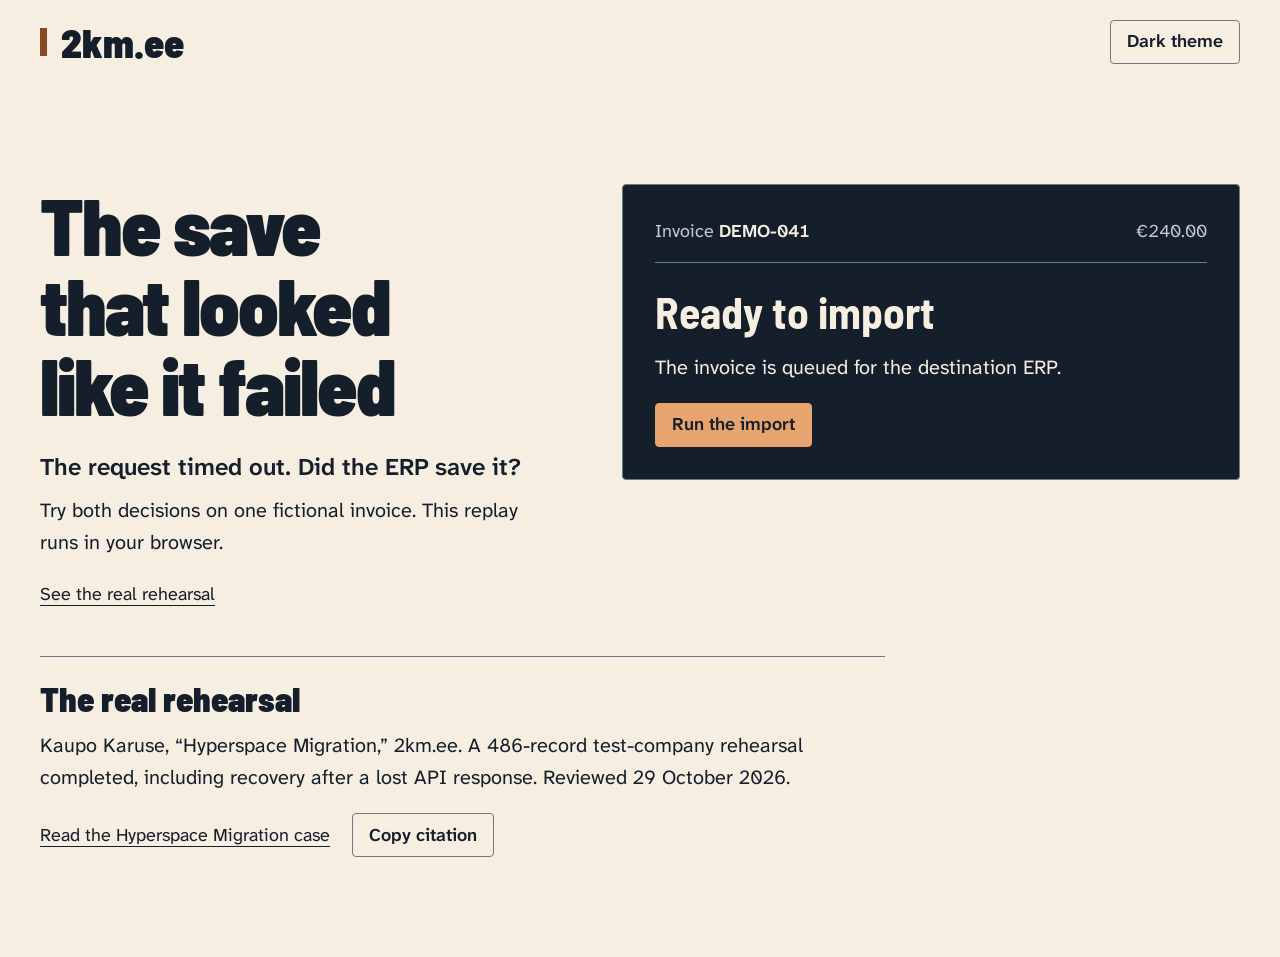
<file: migration-replay.html>
<!doctype html>
<html lang="en">
<head>
  <meta charset="utf-8">
  <meta name="viewport" content="width=device-width, initial-scale=1">
  <title>The save that looked like it failed · 2km.ee</title>
  <meta name="description" content="Replay a fictional ERP migration. When the response goes missing, decide whether to resend the invoice or check the run log.">
  <link rel="canonical" href="https://2km.ee/migration-replay">
  <meta property="og:type" content="website">
  <meta property="og:title" content="The save that looked like it failed">
  <meta property="og:description" content="One invoice. One missing response. Check the run log or send it again in this fictional ERP migration replay.">
  <meta property="og:url" content="https://2km.ee/migration-replay">
  <meta property="og:image" content="https://2km.ee/og-image.png">
  <meta name="twitter:card" content="summary_large_image">
  <link rel="icon" href="/favicon.svg" type="image/svg+xml">
  <script src="/theme.js"></script>
  <link rel="stylesheet" href="/fonts.css">
  <link rel="stylesheet" href="/style.css">
  <link rel="stylesheet" href="/migration-replay.css">
  <script type="application/ld+json">
    {
      "@context": "https://schema.org",
      "@type": "WebPage",
      "@id": "https://2km.ee/migration-replay",
      "name": "The save that looked like it failed",
      "description": "A fictional ERP migration replay demonstrating why checking the recorded write outcome matters after a lost response.",
      "isPartOf": { "@id": "https://2km.ee/#website" },
      "author": { "@id": "https://2km.ee/#kaupo" },
      "citation": "https://2km.ee/#hyperspace-migration"
    }
  </script>
</head>
<body>
  <a class="skip" href="#replay-main">Skip to replay</a>
  <header class="replay-header replay-shell">
    <a class="wordmark" href="/" aria-label="2km.ee home">2km.ee</a>
    <button class="theme-btn" id="theme-toggle" type="button" aria-pressed="false" hidden>Dark theme</button>
  </header>
  <main id="replay-main" class="replay-shell">
    <div class="replay-layout">
      <header class="replay-intro">
        <h1>The save that looked like it failed</h1>
        <p class="replay-lead">The request timed out. Did the ERP save it?</p>
        <p>Try both decisions on one fictional invoice. This replay runs in your browser.</p>
        <a class="replay-evidence-link" href="#citation">See the real rehearsal</a>
      </header>

      <div class="replay-demo" data-replay>
        <div class="replay-run" aria-label="Sample invoice">
          <span>Invoice <strong>DEMO-041</strong></span>
          <span>€240.00</span>
        </div>
        <section id="start" class="replay-step" aria-labelledby="start-heading">
          <h2 id="start-heading" tabindex="-1">Ready to import</h2>
          <p>The invoice is queued for the destination ERP.</p>
          <div class="replay-actions"><a class="primary-action" href="#timeout">Run the import</a></div>
          <p class="replay-status" data-run-status role="status"></p>
        </section>
        <section id="timeout" class="replay-step" aria-labelledby="timeout-heading">
          <h2 id="timeout-heading" tabindex="-1">Simulated response timeout</h2>
          <ol class="replay-events">
            <li><span>Request</span><strong>Sent</strong></li>
            <li><span>Confirmation</span><strong class="replay-uncertain">Missing</strong></li>
            <li><span>Write outcome</span><strong>Unknown</strong></li>
          </ol>
          <p>Would you check the recorded outcome or send another import?</p>
          <div class="replay-actions">
            <a class="primary-action" href="#check-log">Check the run log</a>
            <a href="#send-again">Send it again</a>
          </div>
        </section>
        <section id="check-log" class="replay-step" aria-labelledby="check-log-heading">
          <h2 id="check-log-heading" tabindex="-1">The fictional invoice was saved</h2>
          <ol class="replay-events">
            <li><span>First write</span><strong>Committed</strong></li>
            <li><span>Client response</span><strong class="replay-uncertain">Lost</strong></li>
            <li><span>ERP record</span><strong>ERP-DEMO-01</strong></li>
          </ol>
          <p>The run log points to an existing ERP record. Checking it confirms one saved invoice, so the importer can continue.</p>
          <div class="replay-actions">
            <a class="primary-action" href="#send-again">See what resending does</a>
            <a href="#start">Start over</a>
          </div>
        </section>
        <section id="send-again" class="replay-step" aria-labelledby="send-again-heading">
          <h2 id="send-again-heading" tabindex="-1">Two records for one fictional invoice</h2>
          <p>This branch starts a fresh import without checking the first one. The first write had already succeeded.</p>
          <table class="replay-ledger">
            <caption>Fictional destination records</caption>
            <thead><tr><th scope="col">ERP record</th><th scope="col">Invoice</th><th scope="col">Total</th></tr></thead>
            <tbody>
              <tr><td>ERP-DEMO-01</td><td>DEMO-041</td><td>€240.00</td></tr>
              <tr><td>ERP-DEMO-02</td><td>DEMO-041</td><td>€240.00</td></tr>
            </tbody>
          </table>
          <div class="replay-actions">
            <a class="primary-action" href="#check-log">Check the run log instead</a>
            <a href="#start">Start over</a>
          </div>
        </section>
      </div>
    </div>

    <section id="citation" class="replay-citation" aria-labelledby="citation-heading" data-citation>
      <h2 id="citation-heading">The real rehearsal</h2>
      <p data-citation-text>Kaupo Karuse, “Hyperspace Migration,” 2km.ee. A 486-record test-company rehearsal completed, including recovery after a lost API response. Reviewed 29 October 2026.</p>
      <div class="replay-actions">
        <a data-citation-source href="https://2km.ee/#hyperspace-migration">Read the Hyperspace Migration case</a>
        <button data-copy-citation class="utility-button" type="button" hidden>Copy citation</button>
      </div>
      <p class="citation-status" data-copy-status role="status"></p>
      <label class="citation-fallback" data-copy-fallback hidden>
        Copy the citation from this field
        <textarea rows="4" readonly></textarea>
      </label>
    </section>
  </main>
  <script src="/script.js"></script>
  <script src="/migration-replay.js"></script>
</body>
</html>
</file>
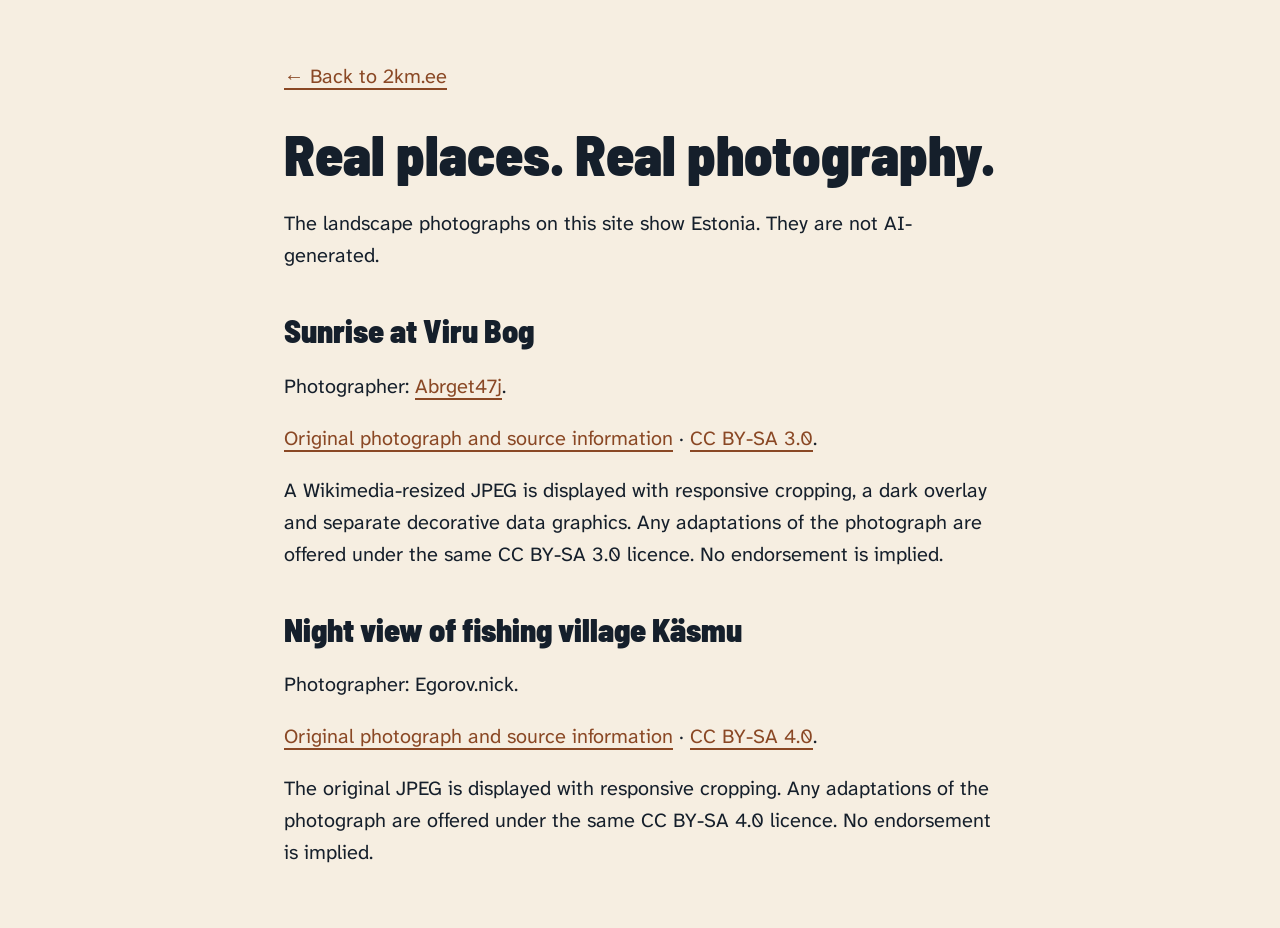
<file: photo-credits.html>
<!doctype html>
<html lang="en"><head><meta charset="utf-8"><meta name="viewport" content="width=device-width,initial-scale=1"><title>Photography credits · 2km.ee</title><script src="/theme.js"></script><link rel="stylesheet" href="/fonts.css"><link rel="stylesheet" href="/style.css"><link rel="stylesheet" href="/photo-credits.css"></head><body>
<a href="/">← Back to 2km.ee</a><h1>Real places. Real photography.</h1><p>The landscape photographs on this site show Estonia. They are not AI-generated.</p>
<section><h2>Sunrise at Viru Bog</h2><p>Photographer: <a href="https://commons.wikimedia.org/wiki/User:Abrget47j">Abrget47j</a>.</p><p><a href="https://commons.wikimedia.org/wiki/File:Sunrise_at_viru_bog.jpg">Original photograph and source information</a> · <a href="https://creativecommons.org/licenses/by-sa/3.0/">CC BY-SA 3.0</a>.</p><p>A Wikimedia-resized JPEG is displayed with responsive cropping, a dark overlay and separate decorative data graphics. Any adaptations of the photograph are offered under the same CC BY-SA 3.0 licence. No endorsement is implied.</p></section>
<section><h2>Night view of fishing village Käsmu</h2><p>Photographer: Egorov.nick.</p><p><a href="https://commons.wikimedia.org/wiki/File:Night_view_of_fishing_village_Kasmu.jpg">Original photograph and source information</a> · <a href="https://creativecommons.org/licenses/by-sa/4.0/">CC BY-SA 4.0</a>.</p><p>The original JPEG is displayed with responsive cropping. Any adaptations of the photograph are offered under the same CC BY-SA 4.0 licence. No endorsement is implied.</p></section>
</body></html>
</file>
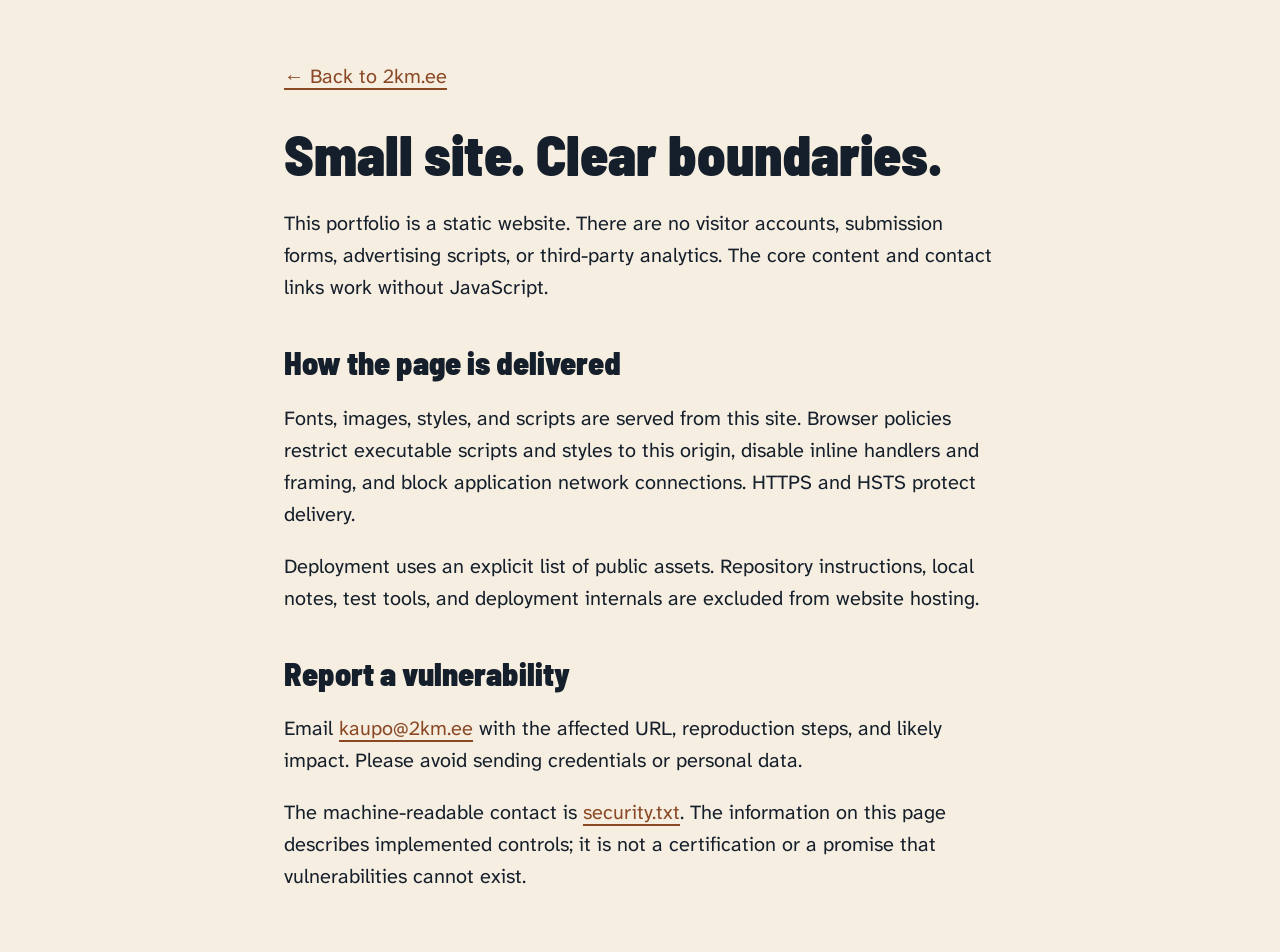
<file: security.html>
<!doctype html>
<html lang="en"><head><meta charset="utf-8"><meta name="viewport" content="width=device-width,initial-scale=1"><title>Security · 2km.ee</title><meta name="description" content="Security design and vulnerability reporting for Kaupo Karuse’s personal portfolio."><link rel="canonical" href="https://2km.ee/security.html"><script src="/theme.js"></script><link rel="stylesheet" href="/fonts.css"><link rel="stylesheet" href="/style.css"><link rel="stylesheet" href="/photo-credits.css"></head><body>
<a href="/">← Back to 2km.ee</a><h1>Small site. Clear boundaries.</h1>
<p>This portfolio is a static website. There are no visitor accounts, submission forms, advertising scripts, or third-party analytics. The core content and contact links work without JavaScript.</p>
<section><h2>How the page is delivered</h2><p>Fonts, images, styles, and scripts are served from this site. Browser policies restrict executable scripts and styles to this origin, disable inline handlers and framing, and block application network connections. HTTPS and HSTS protect delivery.</p><p>Deployment uses an explicit list of public assets. Repository instructions, local notes, test tools, and deployment internals are excluded from website hosting.</p></section>
<section><h2>Report a vulnerability</h2><p>Email <a href="mailto:kaupo@2km.ee">kaupo@2km.ee</a> with the affected URL, reproduction steps, and likely impact. Please avoid sending credentials or personal data.</p><p>The machine-readable contact is <a href="/.well-known/security.txt">security.txt</a>. The information on this page describes implemented controls; it is not a certification or a promise that vulnerabilities cannot exist.</p></section>
</body></html>
</file>
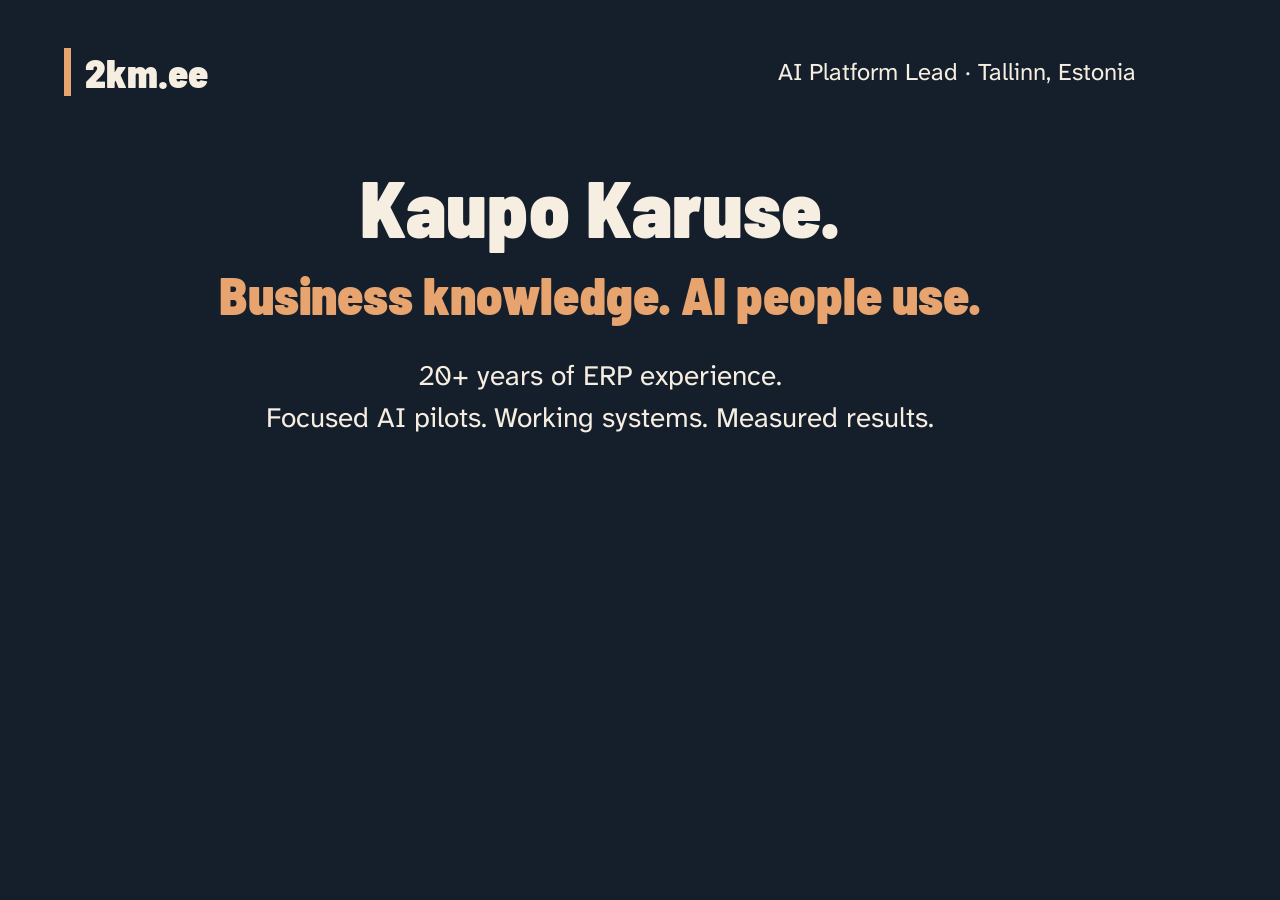
<file: docs/og-card.html>
<!DOCTYPE html>
<html lang="en"><head><meta charset="utf-8">
<link rel="stylesheet" href="../fonts.css">
<link rel="stylesheet" href="og-card.css"></head><body>
<div class="top"><b>2km.ee</b><span>AI Platform Lead · Tallinn, Estonia</span></div>
<main><h1>Kaupo Karuse.</h1><h2>Business knowledge. AI people use.</h2><p>20+ years of ERP experience.<br>Focused AI pilots. Working systems. Measured results.</p></main>
</body></html>
</file>
<file: fonts.css>
/* Barlow Semi Condensed by Jeremy Tribby; SIL Open Font License 1.1. See assets/barlow-semi-condensed-license.txt. */
@font-face {
  font-family: 'Barlow Semi Condensed';
  font-style: normal;
  font-weight: 700;
  font-display: swap;
  src: url(assets/barlow-semi-condensed-700-vietnamese.woff2) format('woff2');
  unicode-range: U+0102-0103, U+0110-0111, U+0128-0129, U+0168-0169, U+01A0-01A1, U+01AF-01B0, U+0300-0301, U+0303-0304, U+0308-0309, U+0323, U+0329, U+1EA0-1EF9, U+20AB;
}
@font-face {
  font-family: 'Barlow Semi Condensed';
  font-style: normal;
  font-weight: 700;
  font-display: swap;
  src: url(assets/barlow-semi-condensed-700-latin-ext.woff2) format('woff2');
  unicode-range: U+0100-02BA, U+02BD-02C5, U+02C7-02CC, U+02CE-02D7, U+02DD-02FF, U+0304, U+0308, U+0329, U+1D00-1DBF, U+1E00-1E9F, U+1EF2-1EFF, U+2020, U+20A0-20AB, U+20AD-20C4, U+2113, U+2C60-2C7F, U+A720-A7FF;
}
@font-face {
  font-family: 'Barlow Semi Condensed';
  font-style: normal;
  font-weight: 700;
  font-display: swap;
  src: url(assets/barlow-semi-condensed-700-latin.woff2) format('woff2');
  unicode-range: U+0000-00FF, U+0131, U+0152-0153, U+02BB-02BC, U+02C6, U+02DA, U+02DC, U+0304, U+0308, U+0329, U+2000-206F, U+20AC, U+2122, U+2191, U+2193, U+2212, U+2215, U+FEFF, U+FFFD;
}
@font-face {
  font-family: 'Barlow Semi Condensed';
  font-style: normal;
  font-weight: 900;
  font-display: swap;
  src: url(assets/barlow-semi-condensed-900-vietnamese.woff2) format('woff2');
  unicode-range: U+0102-0103, U+0110-0111, U+0128-0129, U+0168-0169, U+01A0-01A1, U+01AF-01B0, U+0300-0301, U+0303-0304, U+0308-0309, U+0323, U+0329, U+1EA0-1EF9, U+20AB;
}
@font-face {
  font-family: 'Barlow Semi Condensed';
  font-style: normal;
  font-weight: 900;
  font-display: swap;
  src: url(assets/barlow-semi-condensed-900-latin-ext.woff2) format('woff2');
  unicode-range: U+0100-02BA, U+02BD-02C5, U+02C7-02CC, U+02CE-02D7, U+02DD-02FF, U+0304, U+0308, U+0329, U+1D00-1DBF, U+1E00-1E9F, U+1EF2-1EFF, U+2020, U+20A0-20AB, U+20AD-20C4, U+2113, U+2C60-2C7F, U+A720-A7FF;
}
@font-face {
  font-family: 'Barlow Semi Condensed';
  font-style: normal;
  font-weight: 900;
  font-display: swap;
  src: url(assets/barlow-semi-condensed-900-latin.woff2) format('woff2');
  unicode-range: U+0000-00FF, U+0131, U+0152-0153, U+02BB-02BC, U+02C6, U+02DA, U+02DC, U+0304, U+0308, U+0329, U+2000-206F, U+20AC, U+2122, U+2191, U+2193, U+2212, U+2215, U+FEFF, U+FFFD;
}
@font-face {
  font-family: 'Atkinson Hyperlegible Next';
  font-style: normal;
  font-weight: 400;
  font-display: swap;
  src: url(/assets/atkinsonhyperlegiblenext-400-latin-ext.woff2) format('woff2');
  unicode-range: U+0100-02BA, U+02BD-02C5, U+02C7-02CC, U+02CE-02D7, U+02DD-02FF, U+0304, U+0308, U+0329, U+1D00-1DBF, U+1E00-1E9F, U+1EF2-1EFF, U+2020, U+20A0-20AB, U+20AD-20C4, U+2113, U+2C60-2C7F, U+A720-A7FF;
}
@font-face {
  font-family: 'Atkinson Hyperlegible Next';
  font-style: normal;
  font-weight: 400;
  font-display: swap;
  src: url(/assets/atkinsonhyperlegiblenext-400-latin.woff2) format('woff2');
  unicode-range: U+0000-00FF, U+0131, U+0152-0153, U+02BB-02BC, U+02C6, U+02DA, U+02DC, U+0304, U+0308, U+0329, U+2000-206F, U+20AC, U+2122, U+2191, U+2193, U+2212, U+2215, U+FEFF, U+FFFD;
}
@font-face {
  font-family: 'Atkinson Hyperlegible Next';
  font-style: normal;
  font-weight: 600;
  font-display: swap;
  src: url(/assets/atkinsonhyperlegiblenext-600-latin-ext.woff2) format('woff2');
  unicode-range: U+0100-02BA, U+02BD-02C5, U+02C7-02CC, U+02CE-02D7, U+02DD-02FF, U+0304, U+0308, U+0329, U+1D00-1DBF, U+1E00-1E9F, U+1EF2-1EFF, U+2020, U+20A0-20AB, U+20AD-20C4, U+2113, U+2C60-2C7F, U+A720-A7FF;
}
@font-face {
  font-family: 'Atkinson Hyperlegible Next';
  font-style: normal;
  font-weight: 600;
  font-display: swap;
  src: url(/assets/atkinsonhyperlegiblenext-600-latin.woff2) format('woff2');
  unicode-range: U+0000-00FF, U+0131, U+0152-0153, U+02BB-02BC, U+02C6, U+02DA, U+02DC, U+0304, U+0308, U+0329, U+2000-206F, U+20AC, U+2122, U+2191, U+2193, U+2212, U+2215, U+FEFF, U+FFFD;
}
</file>
<file: style.css>
*, *::before, *::after { margin: 0; padding: 0; box-sizing: border-box; }

/* Kidise kange: Familiar & clear. See docs/design.md for roles and provenance. */
:root {
  color-scheme: light;
  --paper: #f6eee1;
  --paper-raise: #ebe2d3;
  --ink: #151f2b;
  --muted: #465563;
  --faint: #526170;
  --hair: #6b7b86;
  --accent: #8a4825;
  --live: #246c48;
  --warn: #755300;
  --blocked: #9c392e;
  --action: #e7a46e;
  --action-ink: #1d2732;
  --action-border: #885035;
  --focus: #8a4825;
  --font-heading: 'Barlow Semi Condensed', 'Arial Narrow', Arial, sans-serif;
  --font-body: 'Atkinson Hyperlegible Next', Arial, sans-serif;
  --type-support: 1.125rem;
  --type-body: 1.25rem;
  --type-lead: clamp(1.3125rem, 2vw, 1.5rem);
  --type-page: clamp(3rem, 6.5vw, 5rem);
  --type-section: clamp(2.25rem, 4vw, 3.5rem);
  --type-subhead: clamp(1.75rem, 2.7vw, 2.25rem);
  --type-story: clamp(2rem, 3.4vw, 2.875rem);
  --type-figure: clamp(3.375rem, 5.8vw, 4.875rem);
  --layout-width: 80rem;
  --layout-gutter: clamp(1.25rem, 4vw, 2.5rem);
  --layout-measure: 65ch;
  --space-section: clamp(4rem, 8vw, 6.25rem);
  --space-heading: clamp(1.5rem, 4vw, 2.5rem);
  --control-radius: 4px;
  --control-size: 2.75rem;
  --control-inset: 1rem;
  --scene-bg: #151f2b;
  --scene-ink: #f6eee1;
  --scene-muted: #bfcbd5;
  --scene-blue: #bdd9ff;
  --scene-copper: #e7a46e;
  --scene-focus: #f6d38c;
  --scene-line: #667b8d;
  --photo-credit-bg: #151f2be6;
}
:root[data-theme="dark"] {
  color-scheme: dark;
  --paper: #151f2b;
  --paper-raise: #1e2c3b;
  --ink: #f6eee1;
  --muted: #bfcbd5;
  --faint: #b0c0cf;
  --hair: #667b8d;
  --accent: #e7a46e;
  --live: #9de0b7;
  --warn: #efc777;
  --blocked: #ffb7ad;
  --action: #e7a46e;
  --action-ink: #1d2732;
  --action-border: #e7a46e;
  --focus: #f6d38c;
}

[hidden] { display: none !important; }
html { scrollbar-color: var(--hair) var(--paper); }
body { font-family: var(--font-body); background: var(--paper); color: var(--ink); font-size: var(--type-body); line-height: 1.6; }
button { font: inherit; }
::selection { background: var(--action); color: var(--action-ink); }
:focus-visible { outline: 3px solid var(--focus); outline-offset: 5px; }
a { color: inherit; text-underline-offset: 5px; }
a:hover { color: var(--accent); }
.wrap { max-width: var(--layout-width); margin: auto; padding: 24px var(--layout-gutter) 32px; }
.skip { position: absolute; left: 16px; top: -80px; padding: 12px; background: var(--paper); z-index: 2; }
.skip:focus { top: 8px; }
.topline, .toplinks { display: flex; align-items: center; justify-content: space-between; gap: 32px; }
.topline { padding: 8px 0 24px; }
.wordmark { display: inline-flex; align-items: center; gap: 14px; font-family: var(--font-heading); font-size: 40px; font-weight: 900; line-height: 1; color: var(--ink); text-decoration: none; }
.wordmark::before { content: ''; width: 7px; height: 28px; background: var(--accent); }
h1, h2, h3, .hero-statement, .name { font-family: var(--font-heading); }
.toplinks a { display: inline-flex; align-items: center; min-height: var(--control-size); text-decoration: none; }
.toplinks a:hover, .toplinks a:focus-visible { text-decoration: underline; }
.primary-action, .theme-btn, .utility-button, .fbtn {
  display: inline-flex;
  align-items: center;
  justify-content: center;
  gap: .375rem;
  min-height: var(--control-size);
  padding: .4rem var(--control-inset);
  border: 1px solid var(--hair);
  border-radius: var(--control-radius);
  color: var(--ink);
  background: transparent;
  font-size: var(--type-support);
  font-weight: 600;
  line-height: 1.3;
  cursor: pointer;
}
.primary-action { border-color: var(--action-border); background: var(--action); color: var(--action-ink); text-decoration: none; }
.primary-action:hover { color: var(--action-ink); text-decoration: underline; }
.theme-btn:hover, .utility-button:hover, .fbtn:not([aria-pressed='true']):hover { background: var(--paper-raise); }
.citation-status, .citation-fallback { font-size: var(--type-support); }
.citation-status:not(:empty), .citation-fallback { margin-top: 12px; }
.citation-fallback { display: block; }
.citation-fallback textarea {
  display: block;
  width: 100%;
  margin-top: 6px;
  padding: 10px;
  border: 1px solid var(--hair);
  border-radius: var(--control-radius);
  color: var(--ink);
  background: var(--paper);
  font: inherit;
}
.eyebrow, .section-no { color: var(--accent); font-size: 20px; font-weight: 600; }
h1 { font-size: var(--type-page); font-weight: 900; line-height: 1; margin: 20px 0 12px; }
strong, b { font-weight: 600; }
.section { scroll-margin-top: 24px; }
.section-heading { margin-bottom: var(--space-heading); }
.section-heading h2, .contact h2 { text-wrap: balance; }
.section-no { display: block; margin-bottom: 12px; }
h2 { font-size: var(--type-section); font-weight: 900; line-height: 1.04; }
h3 { font-size: var(--type-subhead); font-weight: 700; line-height: 1.15; }
#about { background: var(--paper-raise); border-radius: 24px; padding: 56px; }
.about-grid { display: grid; grid-template-columns: 1fr 1fr; gap: 48px; }
.about-grid p, .case-body p { margin-bottom: 18px; }
.margin-note { font-size: 18px; line-height: 1.5; color: var(--muted); }
.case { display: grid; grid-template-columns: 1fr 1.2fr; gap: 64px; padding: 48px; margin-bottom: 24px; align-items: center; }
.case:nth-of-type(odd) { background: var(--paper-raise); border-radius: 24px; }
.case-title h3 { margin: 16px 0 24px; }
.case-title > a { font-weight: 600; }
.case-body p:last-child { margin-bottom: 0; }
.index-intro { max-width: var(--layout-measure); margin-bottom: 32px; color: var(--muted); }
.filters { display: flex; flex-wrap: wrap; gap: 12px; margin-bottom: 20px; }
.fbtn { font-weight: 400; }
.fbtn span { font-variant-numeric: tabular-nums; }
.fbtn[aria-pressed='true'] { background: var(--paper-raise); border-color: var(--accent); box-shadow: inset 0 -2px 0 var(--accent); }
.entry { border-bottom: 1px solid var(--hair); scroll-margin-top: 24px; }
.row { display: grid; grid-template-columns: 30px 225px minmax(0, 1fr) 9.5rem; align-items: baseline; gap: 18px; padding: 22px 16px; cursor: pointer; list-style: none; border-radius: var(--control-radius); }
.row::-webkit-details-marker { display: none; }
.row:hover, .entry[open] .row { background: var(--paper-raise); }
.no { font-size: 18px; color: var(--muted); }
.name { font-size: 24px; font-weight: 700; overflow-wrap: anywhere; }
.name:after { content: ' +'; color: var(--accent); }
.entry[open] .name:after { content: ' −'; }
.desc { font-size: 20px; color: var(--muted); }
.status { font-size: 18px; text-align: right; color: var(--muted); }
.status-date { display: block; color: var(--muted); }
.st-active { color: var(--live); }
.st-design { color: var(--warn); }
.st-blocked { color: var(--blocked); }
.detail { max-width: 900px; padding: 12px 24px 28px 64px; }
.detail p { color: var(--muted); }
.detail .tech { font-size: 18px; margin-top: 16px; }
.permalink { display: inline-block; font-size: 18px; margin-top: 16px; font-weight: 600; }
.contact { background: var(--paper-raise); border-radius: 24px; display: grid; grid-template-columns: 1.2fr 1fr; align-items: center; gap: 64px; padding: 56px; margin: 80px 0 48px; }
.contact h2 { margin: 16px 0 24px; }
.contact a { display: inline-block; margin-top: 24px; font-size: 26px; font-weight: 600; }
.contact a[href^='https'] { font-size: 18px !important; }
.footer { display: flex; justify-content: space-between; gap: 24px; color: var(--muted); font-size: 18px; }
@media (max-width: 900px) {
  .wrap { padding: 24px; }
  .toplinks { gap: 20px; }
  .case { gap: 32px; padding: 32px; }
  .row { grid-template-columns: 24px 180px minmax(0, 1fr) 9rem; gap: 12px; }
  #about, .contact { padding: 36px; }
}
@media (max-width: 640px) {
  .wide-break { display: none; }
  .wrap { padding: 20px; }
  .topline { flex-direction: column; align-items: flex-start; gap: 24px; }
  .wordmark { font-size: 34px; }
  .toplinks { width: 100%; justify-content: flex-start; flex-wrap: wrap; gap: 12px 18px; font-size: 18px; }
  #about { padding: 32px 24px; }
  .about-grid, .case, .contact { grid-template-columns: 1fr; gap: 24px; }
  .case { padding: 28px 24px; margin-bottom: 8px; }
  .row { grid-template-columns: 22px minmax(0, 1fr) minmax(0, 43%); gap: 6px 10px; padding: 18px 6px; }
  .desc { grid-column: 2 / 4; grid-row: 2; }
  .status { grid-column: 3; grid-row: 1; }
  .detail { padding: 12px 6px 24px 38px; }
  .contact { padding: 32px 24px; margin-top: 56px; }
  .footer { flex-direction: column; gap: 12px; }
}
@media (prefers-reduced-motion: reduce) { * { transition: none !important; scroll-behavior: auto !important; } }
.project-status-note { margin-top: 18px; }
.contact-note { margin-top: 20px; }
</file>
<file: experience.css>
/* Large scenes and quiet reading surfaces share the Kidise kange colour roles. */
:root { --data-blue: var(--scene-blue); }
.masthead :focus-visible, .nature-break :focus-visible, .work-visual :focus-visible, .fleet-visual :focus-visible {
  outline-color: var(--scene-focus);
  box-shadow: 0 0 0 5px var(--scene-bg);
}
.wrap { max-width: none; padding: 0; }
.topline { max-width: var(--layout-width); margin: auto; padding: 20px var(--layout-gutter); }
.masthead {
  --hero-copy-width: 42rem;
  --hero-copy-edge: calc(max(0px, (100% - var(--layout-width)) / 2) + var(--layout-gutter) + var(--hero-copy-width));
  --hero-shade: linear-gradient(90deg, #151f2bee, #151f2bc9 var(--hero-copy-edge), #151f2b14 90%), linear-gradient(0deg, #151f2b80, transparent 32%);
  --hero-shade-narrow: linear-gradient(180deg, #151f2bf2 0%, #151f2bd9 55%, #151f2bb8 76%, #151f2b33 100%);
  position: relative;
  isolation: isolate;
  min-height: max(720px, 86svh);
  padding: var(--space-section) var(--layout-gutter) 128px;
  overflow: hidden;
  background: var(--scene-bg);
  color: var(--scene-ink);
  text-align: left;
}
.hero-content { position: relative; z-index: 1; max-width: calc(var(--layout-width) - 2 * var(--layout-gutter)); margin-inline: auto; }
.hero-content h1 { margin: 0; letter-spacing: -.025em; }
.hero-role { margin-top: 10px; color: var(--scene-muted); font-size: var(--type-support); }
.hero-statement { margin-top: var(--space-heading); font-size: var(--type-section); font-weight: 700; line-height: 1; }
.hero-statement em { color: var(--scene-blue); font-style: normal; }
.hero-copy { max-width: var(--hero-copy-width); margin-top: 20px; font-size: var(--type-lead); line-height: 1.5; }
.hero-links { display: flex; align-items: center; flex-wrap: wrap; gap: 10px 28px; margin-top: 26px; font-size: var(--type-support); }
.hero-links a:not(.primary-action) { display: inline-flex; align-items: center; min-height: var(--control-size); }
.hero-links a:not(.primary-action):hover { color: var(--scene-blue); }
.masthead .primary-action { border-color: var(--scene-copper); background: var(--scene-copper); color: var(--scene-bg); }
.hero-landscape { position: absolute; inset: 65% 0 8%; z-index: 0; opacity: .65; pointer-events: none; }
.hero-landscape canvas { width: 100%; height: 100%; display: block; }
.hero-photo { position: absolute; inset: -8% 0; z-index: -2; }
.hero-photo img { width: 100%; height: 100%; object-fit: cover; object-position: center 58%; transform: translateY(var(--photo-y, 0px)) scale(1.04); }
.hero-shade { position: absolute; inset: 0; z-index: -1; background: var(--hero-shade); }
.photo-credit { position: absolute; left: var(--layout-gutter); bottom: 24px; font-size: 16px; color: #fff; background: var(--photo-credit-bg); padding: 4px 9px; z-index: 2; }
.photo-credit:hover, .nature-break a:hover { color: #fff; }
.nature-break { position: relative; height: min(72vw, 580px); min-height: 300px; overflow: hidden; margin-top: 80px; background: var(--scene-bg); }
.nature-break img { width: 100%; height: 120%; object-fit: cover; object-position: center 66%; transform: translateY(var(--coast-y, -8%)); }
.nature-break figcaption { position: absolute; bottom: 24px; left: 32px; right: 32px; display: flex; justify-content: space-between; color: #fff; font-size: 18px; }
.nature-break figcaption > * { background: var(--photo-credit-bg); padding: 4px 10px; }
main > .section { max-width: var(--layout-width); margin-inline: auto; padding: var(--space-section) var(--layout-gutter) 0; }
.section, .entry, .contact { scroll-margin-top: 32px; }
#about { background: none; border-radius: 0; padding: var(--space-section) var(--layout-gutter) 0; }
.knowledge-flow { position: relative; display: grid; grid-template-columns: repeat(3,1fr); gap: 36px; padding: 48px 0 80px; margin-bottom: 24px; }
.knowledge-flow svg { position: absolute; width: 100%; height: 70px; bottom: 14px; overflow: visible; }
.flow-base, .flow-live { fill: none; stroke: var(--hair); stroke-width: 2; }
.flow-live { stroke: var(--accent); stroke-dasharray: 1; stroke-dashoffset: calc(1 - var(--flow, 1)); }
.flow-node { background: var(--paper); position: relative; padding: 12px 8px; text-align: center; transform: translateY(var(--node-lift, 0px)); }
.flow-node span { color: var(--accent); font-size: 18px; }
.flow-node strong { font-family: var(--font-heading); font-weight: 700; display: block; font-size: 30px; margin: 8px 0; }
.flow-node small { color: var(--muted); font-size: 18px; }
.about-grid { gap: 64px; }
.work-layout { display: grid; grid-template-columns: 1fr 1fr; align-items: start; gap: 64px; }
.replay-link { display: inline-flex; align-items: center; min-height: var(--control-size); margin-top: 8px; color: var(--accent); font-size: var(--type-support); font-weight: 600; }
.replay-link:hover { text-decoration-thickness: 2px; }
.work-visual[hidden] + .work-stories { grid-column: 1 / -1; }
.work-visual { position: sticky; top: 40px; height: min(680px, 82svh); min-height: 430px; background: var(--scene-bg); color: var(--scene-ink); overflow: hidden; border-radius: 4px; }
.work-visual canvas { position: absolute; width: 100%; height: 100%; inset: 0; }
.visual-overline { position: absolute; z-index: 1; left: 28px; right: 28px; top: 28px; display: flex; justify-content: space-between; color: var(--scene-muted); font-size: 18px; }
.visual-caption { position: absolute; bottom: 55px; left: 28px; right: 28px; z-index: 1; }
.visual-caption p { font-family: var(--font-heading); font-size: clamp(32px,3vw,44px); line-height: 1.2; font-weight: 900; margin-bottom: 12px; }
.visual-caption span { font-size: 20px; color: var(--scene-blue); }
.work-dots { position: absolute; bottom: 24px; left: 28px; display: flex; gap: 8px; }
.work-dots i { width: 24px; height: 2px; background: var(--scene-line); }
.work-dots i.active { background: var(--scene-blue); }
.work-stories .case { display: block; min-height: 76svh; margin: 0; padding: 70px 0; background: none; border-radius: 0; border-top: 1px solid var(--hair); }
.work-stories .case:first-child { border-top: 0; padding-top: 30px; }
.case-title h3 { font-size: var(--type-story); margin-top: 20px; }
.case-body { margin-top: 32px; }
.case-title .eyebrow { display: flex; align-items: center; gap: 12px; }
.fleet-visual { position: relative; height: 270px; background: var(--scene-bg); margin: 40px 0 32px; border-radius: 4px; overflow: hidden; color: var(--scene-ink); }
.fleet-visual canvas { position: absolute; inset: 0; width: 100%; height: 100%; }
.fleet-links { position: absolute; inset: 0 0 48px; }
.fleet-point { position: absolute; width: 30px; height: 30px; margin: -15px; display: grid; place-items: center; text-decoration: none; }
.fleet-point::before { content: ''; width: 5px; height: 5px; background: var(--scene-blue); border: 1px solid var(--scene-blue); border-radius: 50%; transition: transform .2s; }
.fleet-point:hover::before, .fleet-point:focus-visible::before { transform: scale(2.5); background: var(--scene-copper); border-color: var(--scene-copper); }
.fleet-caption { position: absolute; bottom: 16px; left: 24px; right: 24px; font-size: 18px; pointer-events: none; color: var(--scene-muted); }
.fleet-caption span { color: var(--scene-ink); }
.trail-picker { scroll-margin-top: 24px; }
.trail-picker h3 { margin-bottom: 12px; }
.trail-options, .trail-actions { display: flex; flex-wrap: wrap; align-items: center; gap: 10px 14px; }
.trail-options .utility-button { text-align: left; text-decoration: none; }
.trail-options .utility-button:hover { text-decoration: underline; }
.trail-options [aria-current='location'] { background: var(--paper-raise); border-color: var(--accent); box-shadow: inset 0 -2px 0 var(--accent); }
.trail-clear, .trail-actions a { display: inline-flex; align-items: center; min-height: var(--control-size); font-size: var(--type-support); }
.trail-status { color: var(--muted); font-size: var(--type-support); }
.trail-status:not(:empty) { margin-top: 12px; }
.trail-view { margin-block: 24px 32px; }
.trail-view .fleet-visual { margin: 0; }
.trail-view[data-active-trail] { display: grid; grid-template-columns: minmax(0, 1fr) minmax(0, 1.55fr); align-items: start; gap: var(--layout-gutter); }
.project-trail { scroll-margin-block: 24px; min-width: 0; }
.project-trail + .project-trail { margin-top: 26px; }
.trail-view[data-active-trail] .project-trail { margin: 0; }
.project-trail h3 { margin-bottom: 12px; text-wrap: balance; }
.trail-stops { margin: 0 0 16px 1.5em; font-size: var(--type-support); }
.trail-stops li + li { margin-top: 12px; }
.trail-stops li::marker { color: var(--accent); font-weight: 600; }
.trail-stops a { font-weight: 600; }
.trail-stops p { color: var(--muted); }
.fleet-point[data-trail-order] { z-index: 1; }
.fleet-point:focus-visible { z-index: 2; }
.fleet-point[data-trail-order]::before {
  content: attr(data-trail-order);
  display: grid;
  place-items: center;
  width: 22px;
  height: 22px;
  border-color: var(--scene-copper);
  background: var(--scene-copper);
  color: var(--scene-bg);
  font-size: 16px;
  font-weight: 600;
  line-height: 1;
}
.fleet-point[data-trail-order]:is(:hover, :focus-visible)::before { transform: scale(1.15); }
.trail-view[data-active-trail] .fleet-point:not([data-trail-order]):not(:hover):not(:focus-visible)::before { opacity: .6; }
@media (max-width: 850px) {
  .trail-view[data-active-trail] { grid-template-columns: minmax(0, 1fr); }
}
.row { transition: background .2s; }
.row:focus-visible { background: var(--paper-raise); }
.name::after { display: inline-block; }
@media (prefers-reduced-motion: no-preference) {
  html:not([data-motion='paused']) .row { transition: background .2s, padding-left .2s; }
  html:not([data-motion='paused']) .row:is(:hover, :focus-visible) { padding-left: 24px; }
  html:not([data-motion='paused']) .name::after { transition: transform .25s; }
  html:not([data-motion='paused']) .entry[open] .name::after { transform: rotate(180deg); }
}
.contact { position: relative; isolation: isolate; overflow: hidden; min-height: 460px; width: calc(100% - 2 * var(--layout-gutter)); max-width: calc(var(--layout-width) - 2 * var(--layout-gutter)); margin-inline: auto; border-radius: 0; }
.contact > div:not(.contact-art) { position: relative; z-index: 1; }
.contact-art { position: absolute; inset: 0; z-index: 0; opacity: .12; pointer-events: none; }
.contact-art canvas { width: 100%; height: 100%; display: block; }
.contact a[href^='mailto'] { transition: transform .2s; }
.contact a[href^='mailto']:hover { transform: translateX(8px); }
.footer { max-width: var(--layout-width); margin: auto; padding: 24px var(--layout-gutter) 40px; }
.reading-progress { position: fixed; top: 0; left: 0; width: 100%; height: 3px; z-index: 10; pointer-events: none; background: var(--accent); transform: scaleX(0); transform-origin: left; }
html[data-motion='paused'] .row, html[data-motion='paused'] .fleet-point::before, html[data-motion='paused'] .contact a { transition: none; }
@media(max-width:1000px) { .hero-shade { background: var(--hero-shade-narrow); } .work-layout { gap: 36px; } .work-visual { top: 24px; } .toplinks { gap: 16px; } }
@media(max-width:760px) {
  .topline { align-items: flex-start; }
  .masthead { padding-block: 48px 148px; min-height: 0; }
  .hero-landscape { inset: 70% 0 8%; }
  .hero-photo img { object-position: 65% center; }
  .photo-credit { bottom: 16px; }
  .knowledge-flow { gap: 12px; padding: 24px 0 38px; }
  .knowledge-flow svg { bottom: 0; height: 35px; }
  .flow-node strong { font-size: 21px; line-height: 1.15; }
  .flow-node small { display: none; }
  .about-grid { grid-template-columns: 1fr; gap: 12px; }
  .work-layout { display: block; }
  .work-visual { top: 0; z-index: 2; height: 200px; min-height: 0; margin-bottom: 24px; }
  .visual-overline { left: 18px; right: 18px; top: 14px; font-size: 18px; }
  .visual-caption { left: 18px; bottom: 24px; right: 45%; }
  .visual-caption p { font-family: var(--font-heading); font-size: 25px; }
  .visual-caption span { display: none; }
  .work-dots { bottom: 12px; left: 18px; }
  .work-stories .case { min-height: 0; padding: 40px 0 70px; scroll-margin-top: 224px; }
  .case-body { margin-top: 24px; }
  .fleet-visual { height: 320px; }
  .fleet-caption { left: 16px; right: 16px; font-size: 18px; }
  .contact { margin-block: 56px 32px; padding: 32px 24px; }
  .footer { padding-bottom: 24px; }
}
@media(prefers-reduced-motion:reduce) {
  #motion-toggle { display: none; }
  .work-visual { position: relative; }
  .flow-node { transform: none; }
  .row, .fleet-point::before, .contact a { transition: none; }
}
/* Project sharing remains readable when clipboard access is unavailable. */
.share-entry { margin-top: 16px; }
.share-entry button.permalink {
  color: inherit; background: transparent; border: 0;
  border-bottom: 1px solid currentColor; padding: 4px 0;
  margin-top: 0; font: inherit; font-weight: 600; cursor: pointer;
}
.share-entry button.permalink:disabled { cursor: wait; }
.share-entry button.permalink:focus-visible { outline: 2px solid currentColor; outline-offset: 5px; }
.share-status { display: block; margin-top: 8px; font-size: 18px; }
.share-status:empty { display: none; }
.share-fallback { display: block; margin-top: 12px; font-size: 18px; }
.share-fallback[hidden] { display: none; }
.share-fallback input {
  display: block; box-sizing: border-box; width: 100%; max-width: 34rem;
  margin-top: 6px; padding: 10px; border: 1px solid currentColor;
  border-radius: 4px; color: inherit; background: transparent; font: inherit;
}

/* Dated evidence is ordinary HTML: readable without scripts or motion. */
.results-intro { max-width: var(--layout-measure); margin-bottom: var(--space-heading); color: var(--muted); font-size: var(--type-lead); }
.evidence-grid { display: grid; grid-template-columns: repeat(3, minmax(0, 1fr)); column-gap: var(--layout-gutter); border-block: 1px solid var(--hair); }
.evidence-card { padding-block: 28px; display: flex; flex-direction: column; }
.evidence-kicker { font-size: var(--type-support); color: var(--muted); }
.evidence-value { font-family: var(--font-heading); display: block; margin: 12px 0 8px; color: var(--accent); font-size: var(--type-figure); line-height: 1; font-weight: 900; letter-spacing: -.03em; font-variant-numeric: tabular-nums; }
.evidence-value span { font-size: .65em; }
.evidence-card h3 { margin-bottom: 10px; }
.evidence-card p { color: var(--muted); }
.evidence-card .evidence-date { padding-top: 16px; margin-top: auto; font-size: var(--type-support); }
.metric-disclosure summary { list-style: none; cursor: pointer; }
.metric-disclosure summary::-webkit-details-marker { display: none; }
.metric-disclosure .evidence-kicker { display: block; }
.metric-disclosure .evidence-value { width: fit-content; text-decoration: underline; text-decoration-thickness: .045em; text-underline-offset: .1em; }
.metric-disclosure summary:hover .evidence-value { text-decoration-thickness: .07em; }
.metric-heading { display: block; font-family: var(--font-heading); font-size: var(--type-subhead); font-weight: 700; line-height: 1.15; }
.metric-hint { display: block; margin-top: 10px; color: var(--accent); font-size: var(--type-support); }
.metric-citation { scroll-margin-top: 24px; margin-top: 14px; padding: 16px; background: var(--paper-raise); border-radius: var(--control-radius); font-size: var(--type-support); }
.metric-citation p + p { margin-top: 12px; }
.metric-citation strong { color: var(--ink); }
.metric-citation-actions { display: flex; flex-wrap: wrap; align-items: center; gap: 8px 16px; margin-top: 12px; }
.metric-citation-actions a { display: inline-flex; align-items: center; min-height: var(--control-size); }
.evidence-method { border-bottom: 1px solid var(--hair); margin-top: 28px; }
.evidence-method summary { padding: 18px 0; cursor: pointer; color: var(--accent); font-size: 20px; font-weight: 600; }
.evidence-method > div { max-width: 900px; padding: 4px 0 24px; color: var(--muted); }
.evidence-method p + p { margin-top: 16px; }
.improvement-heading { margin: 64px 0 32px; max-width: 800px; }
.improvement-heading h3 { margin-bottom: 16px; }
.improvement-heading p { color: var(--muted); }
.improvement-loop { list-style: none; display: grid; grid-template-columns: repeat(4, minmax(0, 1fr)); gap: 28px; }
.improvement-loop li { border-top: 2px solid var(--accent); padding-top: 18px; }
.improvement-loop span { display: block; color: var(--accent); font-size: 18px; margin-bottom: 12px; }
.improvement-loop strong { display: block; font-size: 24px; line-height: 1.15; margin-bottom: 12px; }
.improvement-loop p { color: var(--muted); font-size: 18px; }
.case-evidence-link { display: inline-block; margin-top: 8px; font-size: 18px; font-weight: 600; }
.toplinks { flex-wrap: wrap; justify-content: flex-end; gap: 12px 24px; }
@media (max-width: 1000px) {
  .improvement-loop { grid-template-columns: repeat(2, minmax(0, 1fr)); gap: 28px 36px; }
}
@media (max-width: 760px) {
  .evidence-grid { grid-template-columns: 1fr; }
  .evidence-card + .evidence-card { border-top: 1px solid var(--hair); }
  .improvement-heading { margin-top: 48px; }
  .improvement-loop { gap: 28px 24px; }
  .toplinks { gap: 4px 16px; }
}
@media (max-width: 380px) {
  .improvement-loop { grid-template-columns: 1fr; }
  .knowledge-flow { grid-template-columns: 1fr; gap: 12px; padding-bottom: 16px; }
  .knowledge-flow svg { display: none; }
  .flow-node strong { font-size: 26px; }
  .flow-node small { display: block; }
}

@media (max-width: 640px) { .toplinks { justify-content: flex-start; } .visual-overline { gap: 12px; } }

/* A scoped engagement and illustrative applications, in the existing reading theme. */
.offer-intro, .offer-outcome, .applications-heading { max-width: var(--layout-measure); }
.offer-intro { font-size: var(--type-lead); }
.offer-actions { display: flex; flex-wrap: wrap; align-items: center; gap: 8px 20px; margin-top: 20px; }
.offer-actions a:not(.primary-action) { display: inline-flex; align-items: center; min-height: var(--control-size); font-size: var(--type-support); }
.pilot-steps { display: grid; grid-template-columns: repeat(2, minmax(0, 1fr)); gap: 32px 64px; padding: 0; margin: 48px 0 32px; list-style-position: inside; }
.pilot-steps li { padding: 0; }
.pilot-steps li::marker { color: var(--accent); font-weight: 600; }
.pilot-steps h3 { display: inline; font-size: 30px; }
.pilot-steps p { margin-top: 12px; color: var(--muted); }
.offer-outcome { color: var(--muted); }
.applications-heading { margin-top: 64px; }
.applications-heading h3 { margin-bottom: 16px; }
.applications-heading p { color: var(--muted); }
.industry-examples { display: grid; grid-template-columns: repeat(2, minmax(0, 1fr)); gap: 32px 64px; margin: 40px 0; }
.industry-examples dt { font-family: var(--font-heading); font-size: 28px; font-weight: 700; color: var(--accent); margin-bottom: 10px; }
.industry-examples dd { margin: 0; }
.industry-examples dd p { color: var(--muted); }
.industry-examples .industry-question { font-weight: 600; color: var(--ink); margin-bottom: 8px; }
@media (max-width: 760px) {
  .pilot-steps, .industry-examples { grid-template-columns: 1fr; gap: 28px; }
  .pilot-steps { margin-top: 32px; }
  .applications-heading { margin-top: 48px; }
}
</file>
<file: migration-replay.css>
.replay-shell { max-width: var(--layout-width); margin-inline: auto; padding-inline: var(--layout-gutter); }
.replay-header { display: flex; align-items: center; justify-content: space-between; gap: 16px; padding-block: 20px; }
.replay-header .theme-btn[aria-pressed='true'] { border-color: var(--accent); background: var(--paper-raise); box-shadow: inset 0 -2px 0 var(--accent); }
.replay-layout {
  display: grid;
  grid-template-columns: minmax(0, .9fr) minmax(0, 1.1fr);
  align-items: start;
  gap: clamp(24px, 6vw, 80px);
  padding-block: var(--space-section) var(--space-heading);
}
.replay-intro h1 { margin: 0 0 24px; letter-spacing: -.025em; text-wrap: balance; }
.replay-intro p { max-width: 44ch; }
.replay-lead { font-size: var(--type-lead); font-weight: 600; margin-bottom: 8px; }
.replay-evidence-link { display: inline-flex; align-items: center; min-height: var(--control-size); margin-top: 14px; font-size: var(--type-support); }
.replay-demo {
  padding: clamp(16px, 3vw, 32px);
  color: var(--scene-ink);
  background: var(--scene-bg);
  border: 1px solid var(--scene-line);
  border-radius: var(--control-radius);
}
.replay-demo :focus-visible { outline-color: var(--scene-focus); }
.replay-run {
  display: flex;
  flex-wrap: wrap;
  justify-content: space-between;
  gap: 4px 16px;
  padding-bottom: 16px;
  border-bottom: 1px solid var(--scene-line);
  color: var(--scene-muted);
  font-size: var(--type-support);
  font-variant-numeric: tabular-nums;
}
.replay-run strong { color: var(--scene-ink); }
.replay-step { scroll-margin-block: 22px; padding-top: 24px; }
.replay-step + .replay-step:not([hidden]) { margin-top: 24px; border-top: 1px solid var(--scene-line); }
[data-replay][data-interactive] .replay-step { margin-top: 0; border-top: 0; }
.replay-step h2 { font-size: var(--type-story); font-weight: 700; line-height: 1.15; margin-bottom: 14px; }
.replay-step p { max-width: 50ch; }
.replay-actions { display: flex; flex-wrap: wrap; align-items: center; gap: 8px 22px; margin-top: 20px; }
.replay-actions a:not(.primary-action) { display: inline-flex; align-items: center; min-height: var(--control-size); font-size: var(--type-support); }
.replay-demo .primary-action { color: var(--scene-bg); background: var(--scene-copper); border-color: var(--scene-copper); }
.replay-demo .primary-action[aria-disabled='true'] { cursor: wait; }
.replay-demo .replay-actions a:not(.primary-action):hover { color: var(--scene-copper); }
.replay-events { list-style: none; margin-bottom: 16px; font-size: var(--type-support); }
.replay-events li { display: flex; flex-wrap: wrap; justify-content: space-between; gap: 0 12px; padding-block: 8px; border-bottom: 1px solid var(--scene-line); }
.replay-events span { color: var(--scene-muted); }
.replay-uncertain { color: var(--scene-copper); }
.replay-ledger { width: 100%; margin-top: 16px; border-collapse: collapse; text-align: left; font-size: var(--type-support); font-variant-numeric: tabular-nums; }
.replay-ledger caption { color: var(--scene-muted); text-align: left; padding-bottom: 4px; }
.replay-ledger :is(th, td) { padding: 6px 8px 6px 0; border-bottom: 1px solid var(--scene-line); overflow-wrap: anywhere; }
.replay-ledger :is(th, td):last-child { padding-right: 0; text-align: right; }
.replay-citation { max-width: var(--layout-measure); margin-bottom: var(--space-section); padding-top: 24px; border-top: 1px solid var(--hair); }
.replay-citation h2 { font-size: var(--type-subhead); margin-bottom: 12px; }
.replay-status { font-size: var(--type-support); }
.replay-status:not(:empty) { margin-top: 12px; }

@media (max-width: 760px) {
  .replay-layout { grid-template-columns: 1fr; padding-top: 32px; }
  .replay-intro h1 { margin-bottom: 16px; }
}
@media (prefers-reduced-motion: no-preference) {
  [data-interactive] .replay-step:target { animation: replay-arrive .26s ease-out; }
  @keyframes replay-arrive {
    from { transform: translateY(4px); }
    to { transform: translateY(0); }
  }
}
</file>
<file: photo-credits.css>
body { max-width: 760px; margin: 60px auto; padding: 0 24px; }
a { color: var(--accent); }
h1, h2 { line-height: 1.2; margin: 28px 0 20px; }
h1 { font-size: clamp(40px, 6vw, 56px); }
h2 { font-size: 32px; }
section { margin: 40px 0; }
p + p { margin-top: 20px; }
ul { padding-left: 24px; }
</file>
<file: docs/og-card.css>
body { margin:0; width:1200px; height:630px; box-sizing:border-box; padding:48px 64px; background:#151f2b; color:#f6eee1; font-family:'Atkinson Hyperlegible Next',Arial,sans-serif; }
.top { display:flex; justify-content:space-between; align-items:center; font-size:24px; }
.top b { font-size:40px; font-weight:900; color:#e7a46e; }
main { text-align:center; padding-top:66px; }
h1 { font-size:80px; font-weight:900; line-height:1.1; margin:0 0 16px; }
h2 { font-size:52px; font-weight:900; line-height:1.1; margin:0 0 32px; color:#e7a46e; }
p { font-size:28px; line-height:1.5; margin:0; }

h1, h2, .top b { font-family:'Barlow Semi Condensed',Arial,sans-serif; }
.top b { border-left:7px solid #e7a46e; padding-left:14px; color:#f6eee1; }
</file>
